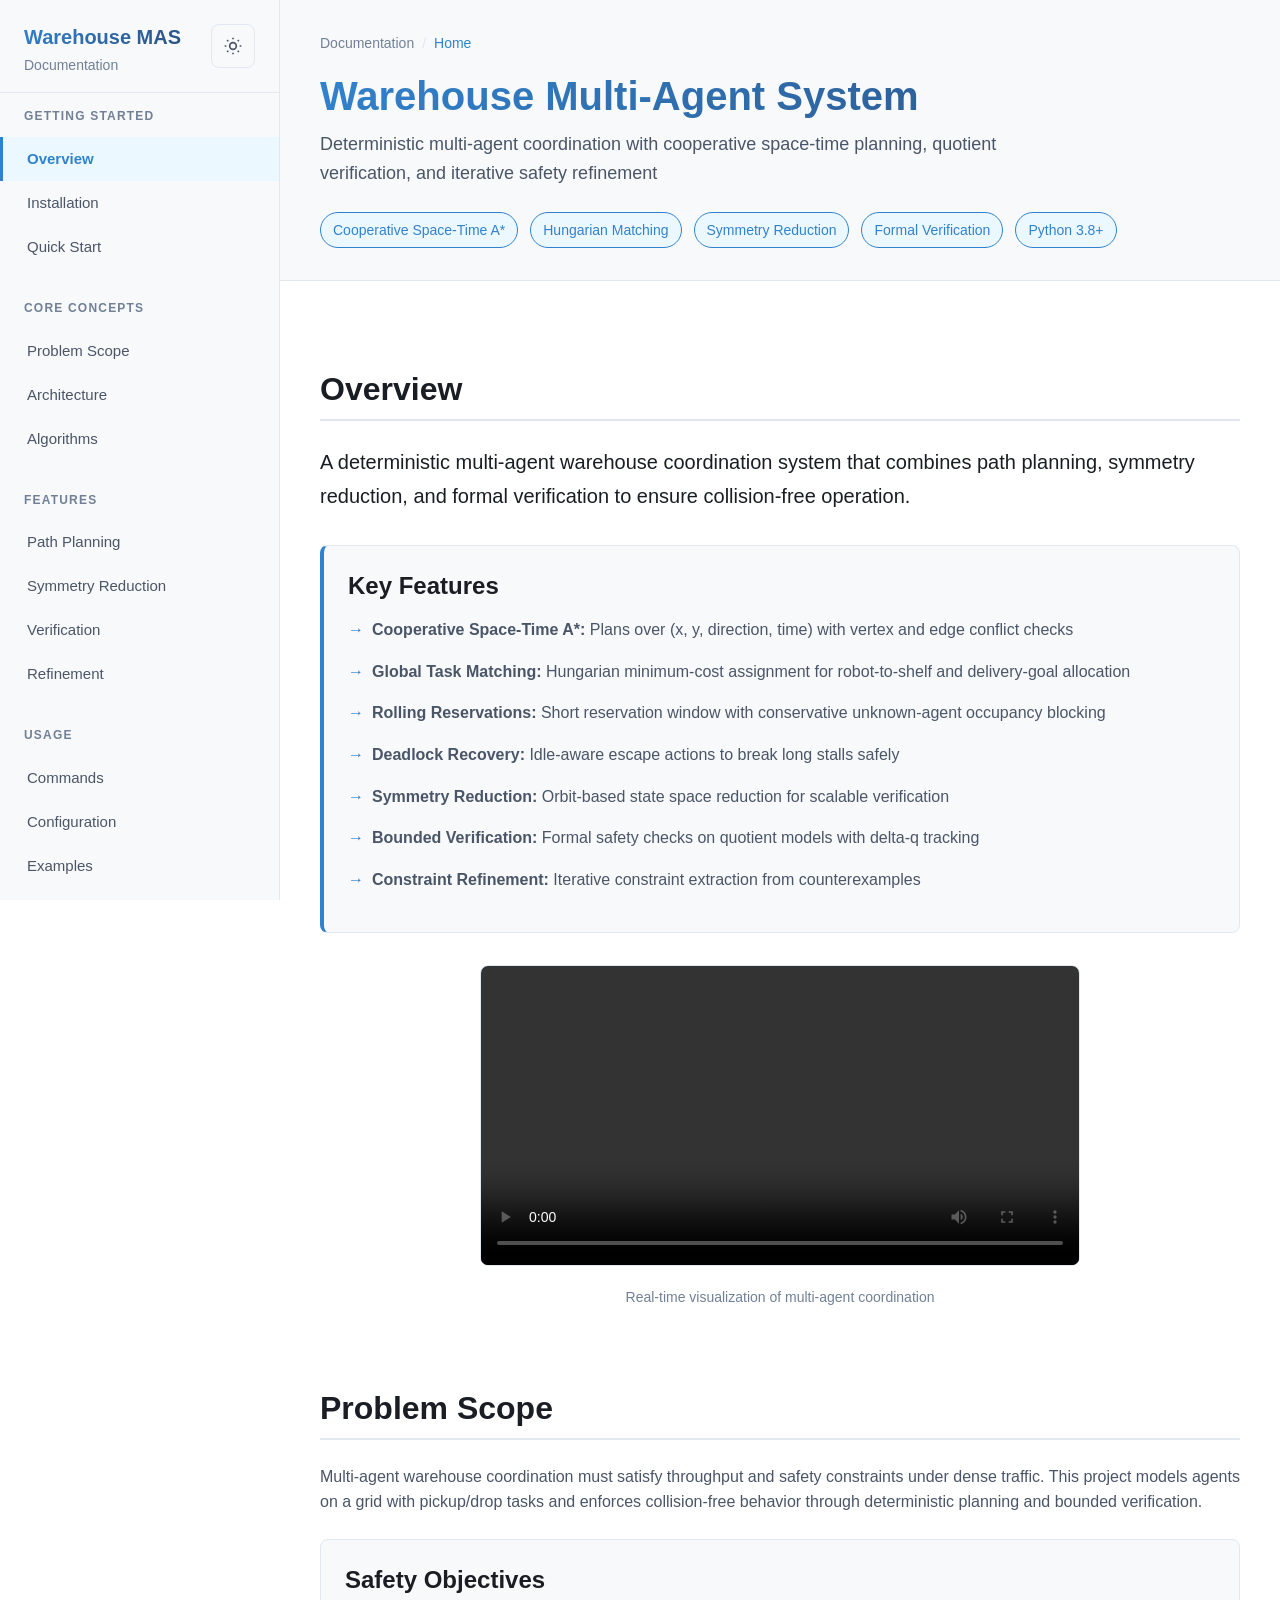
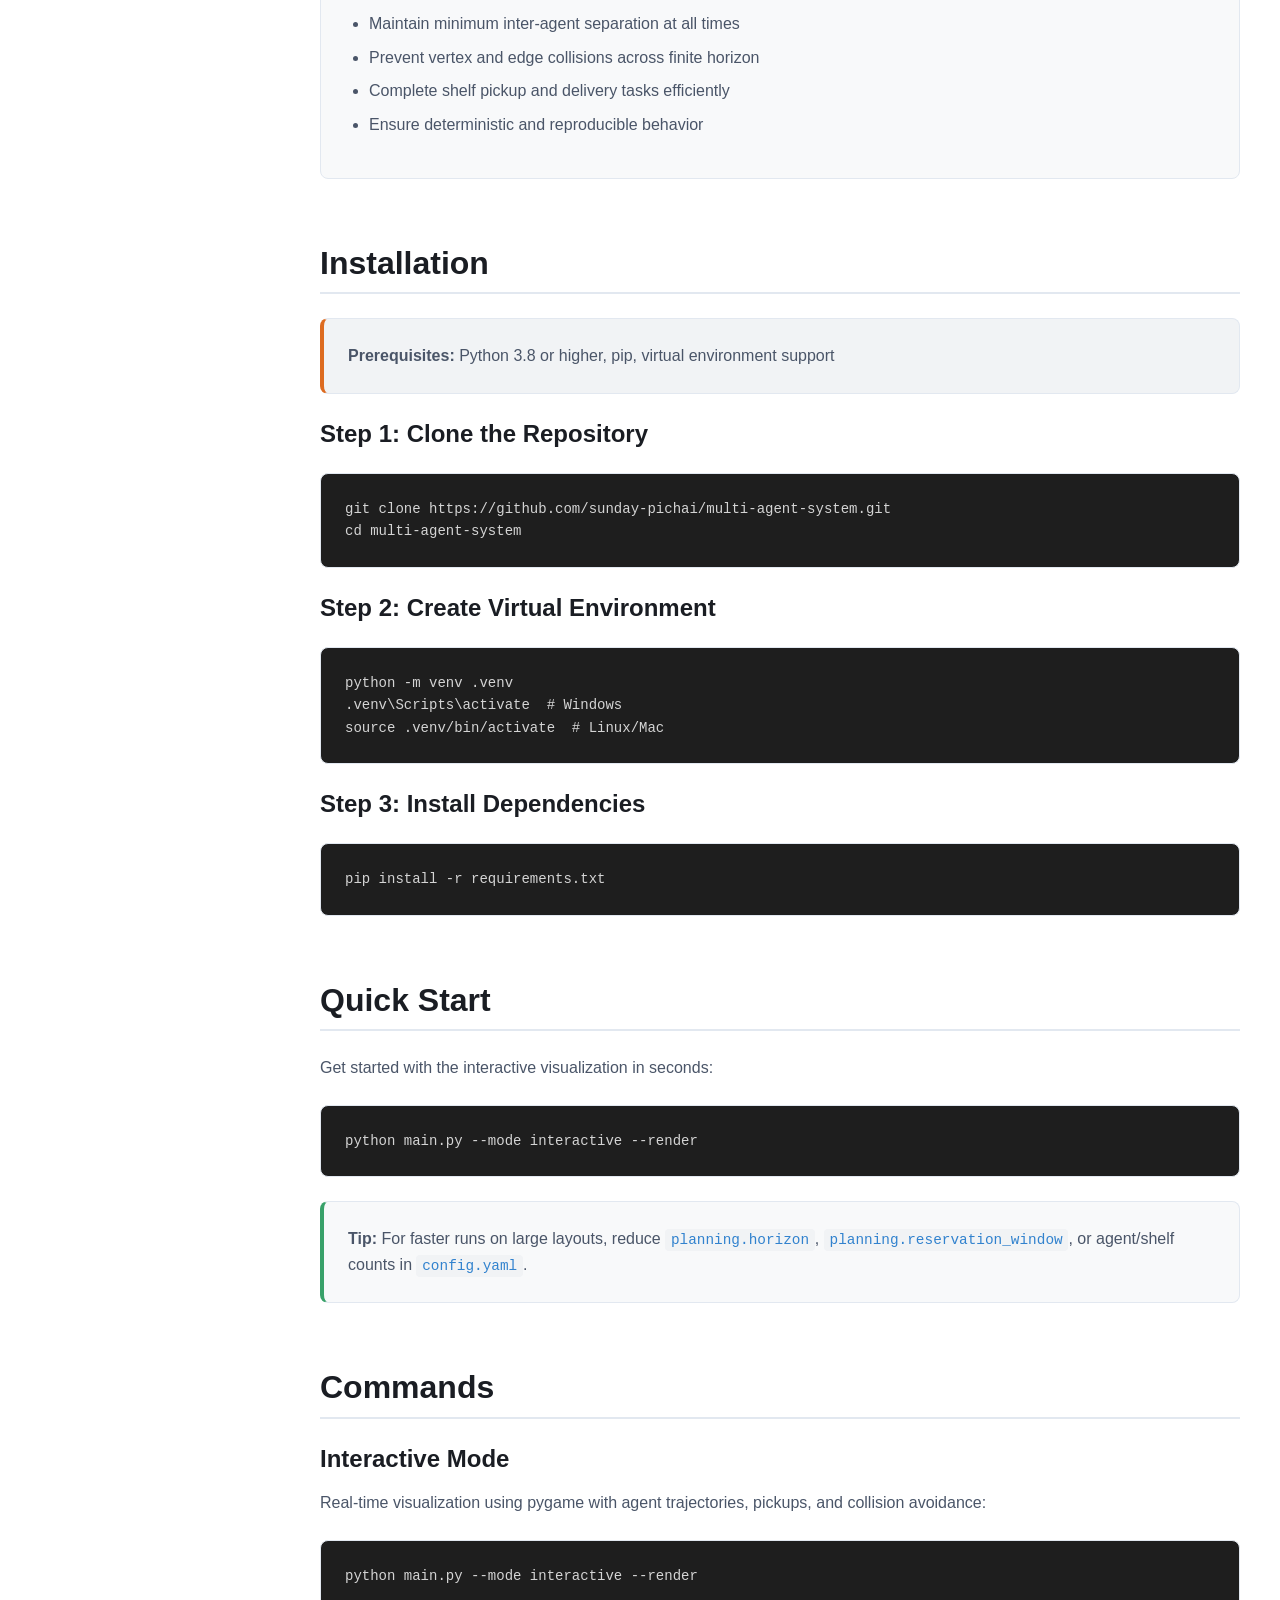
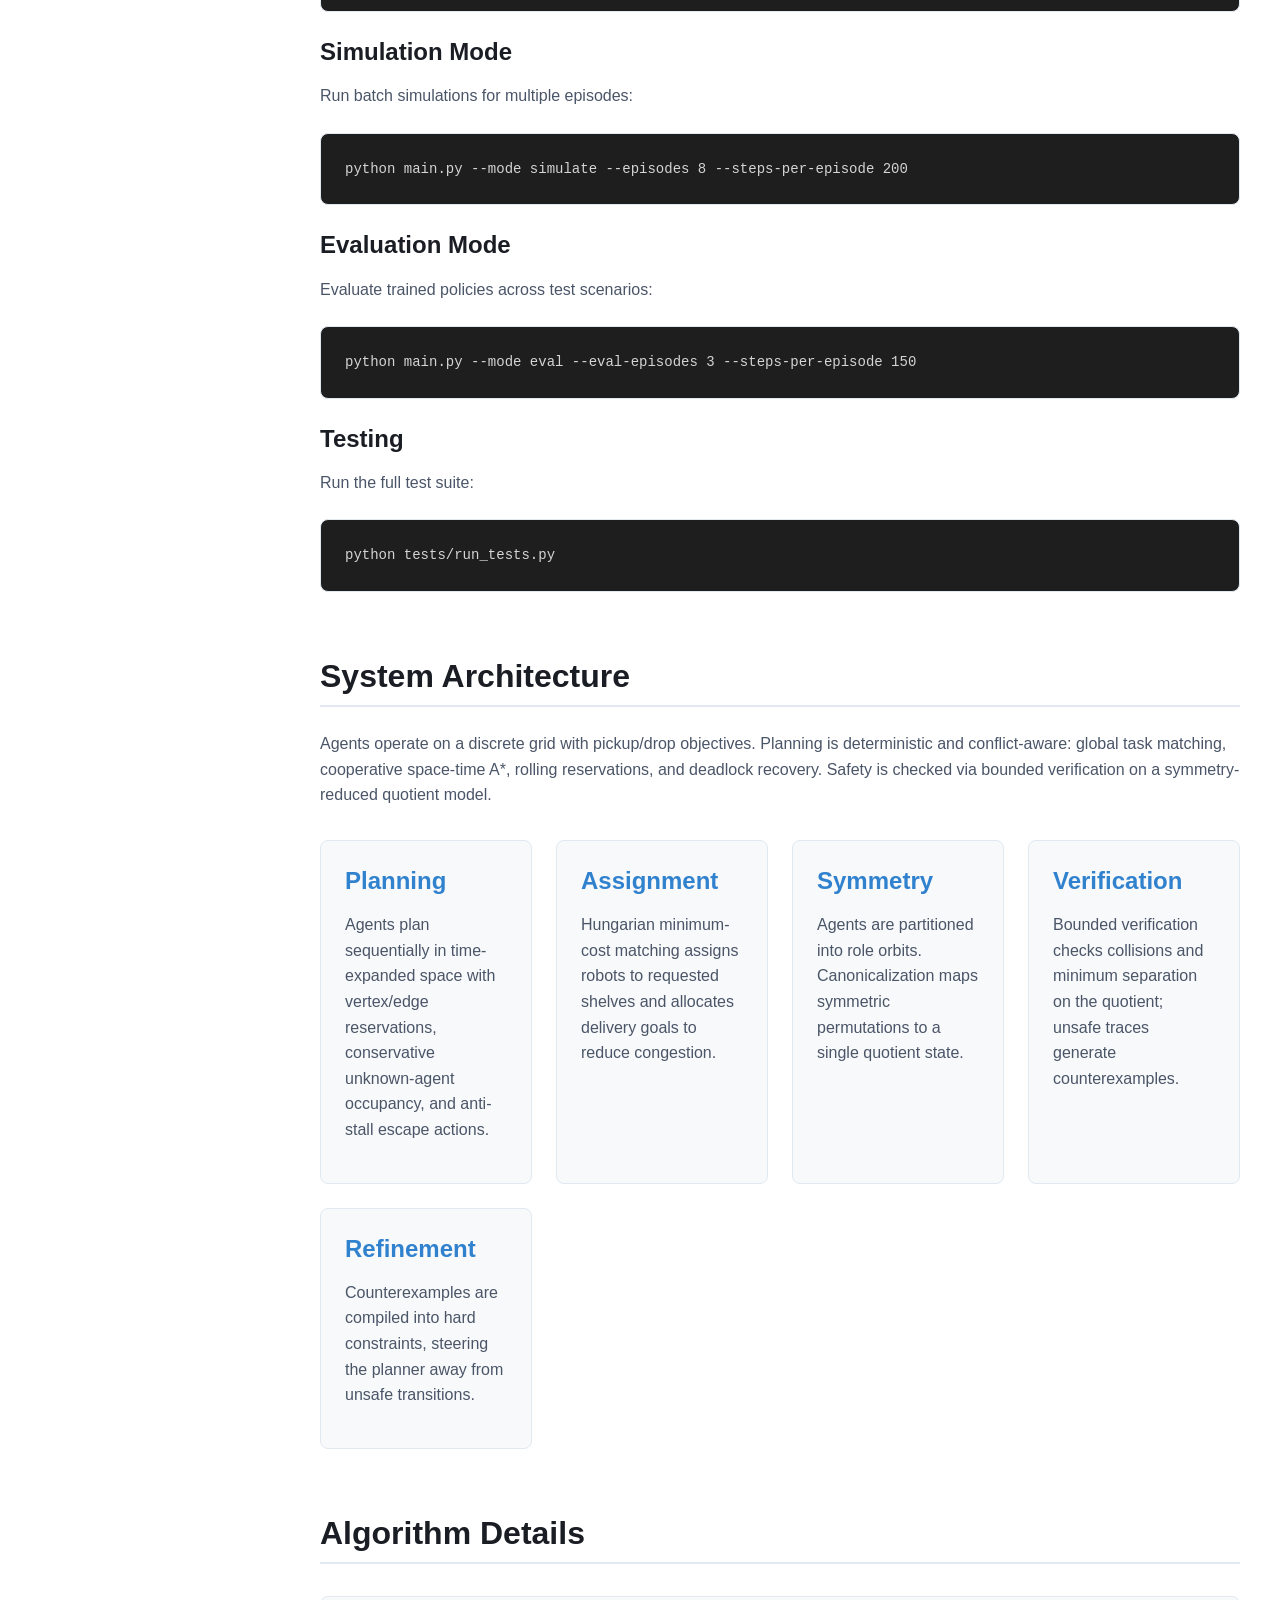
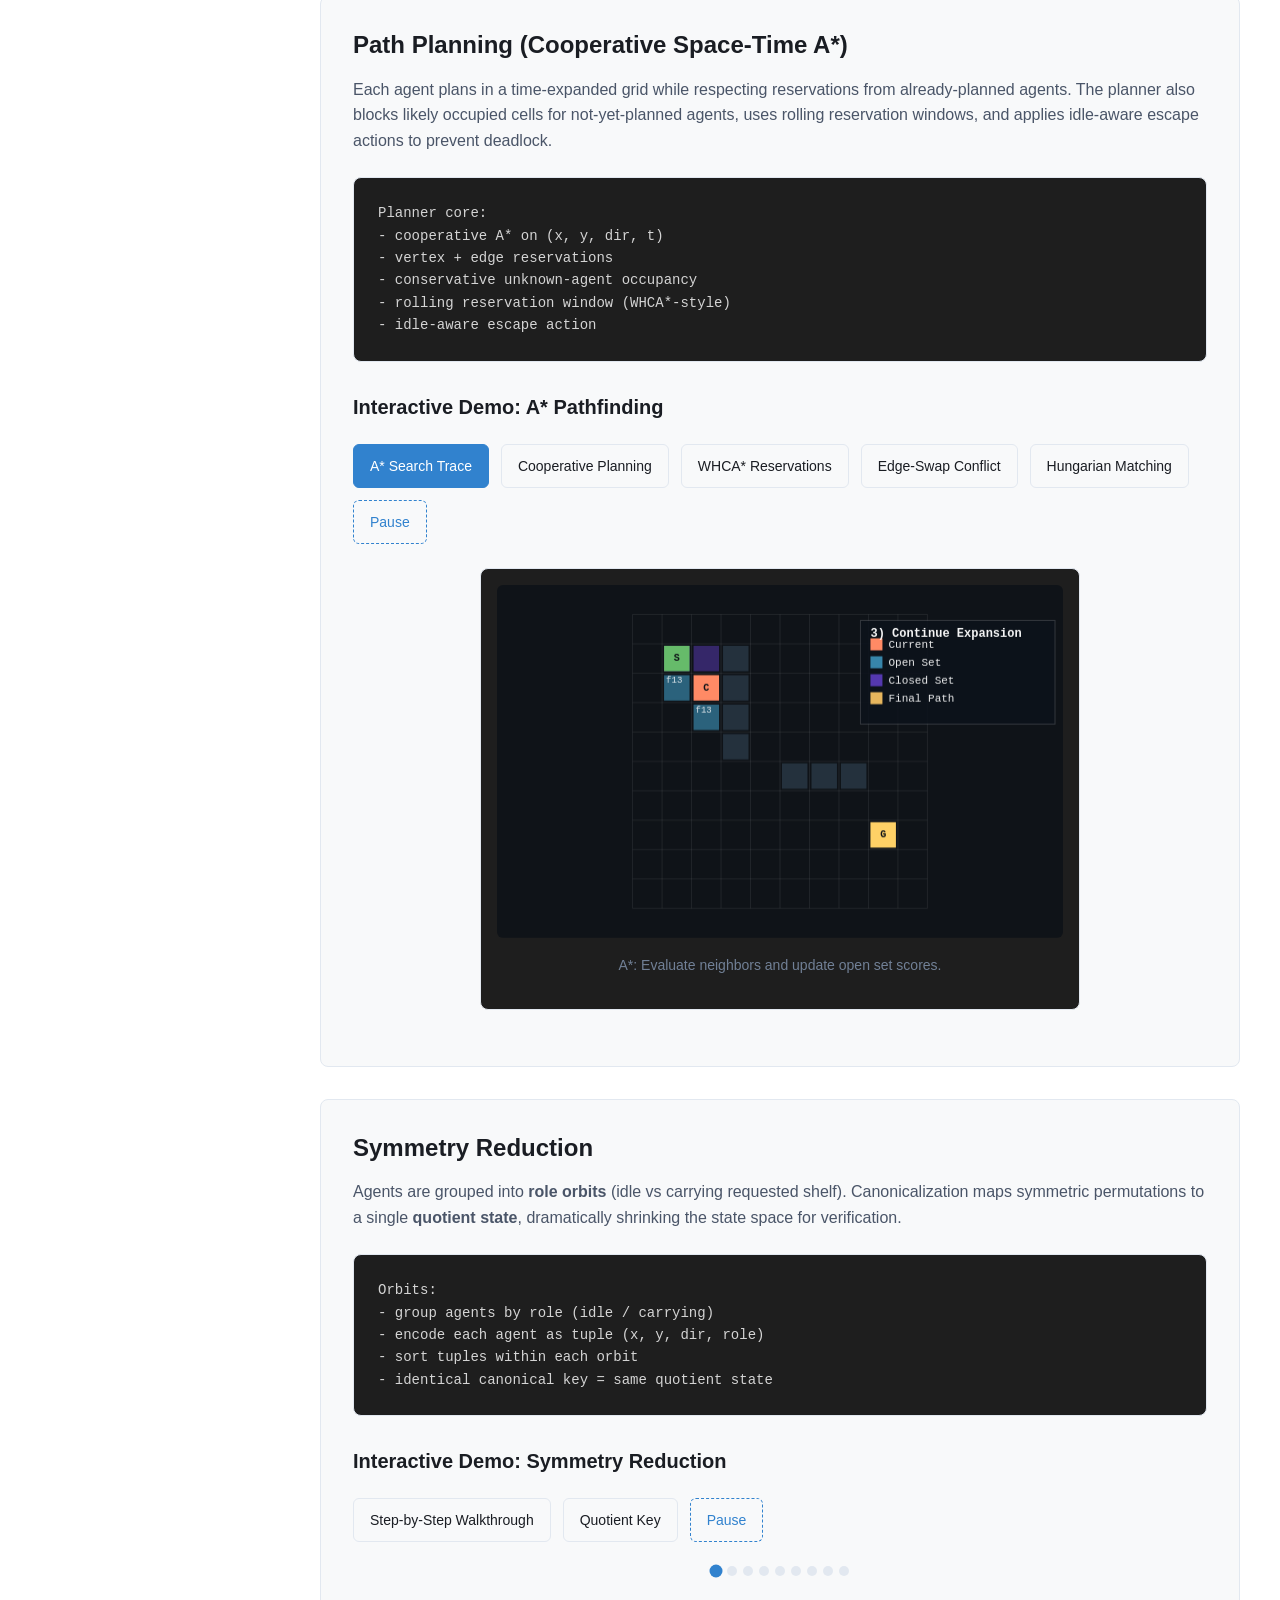
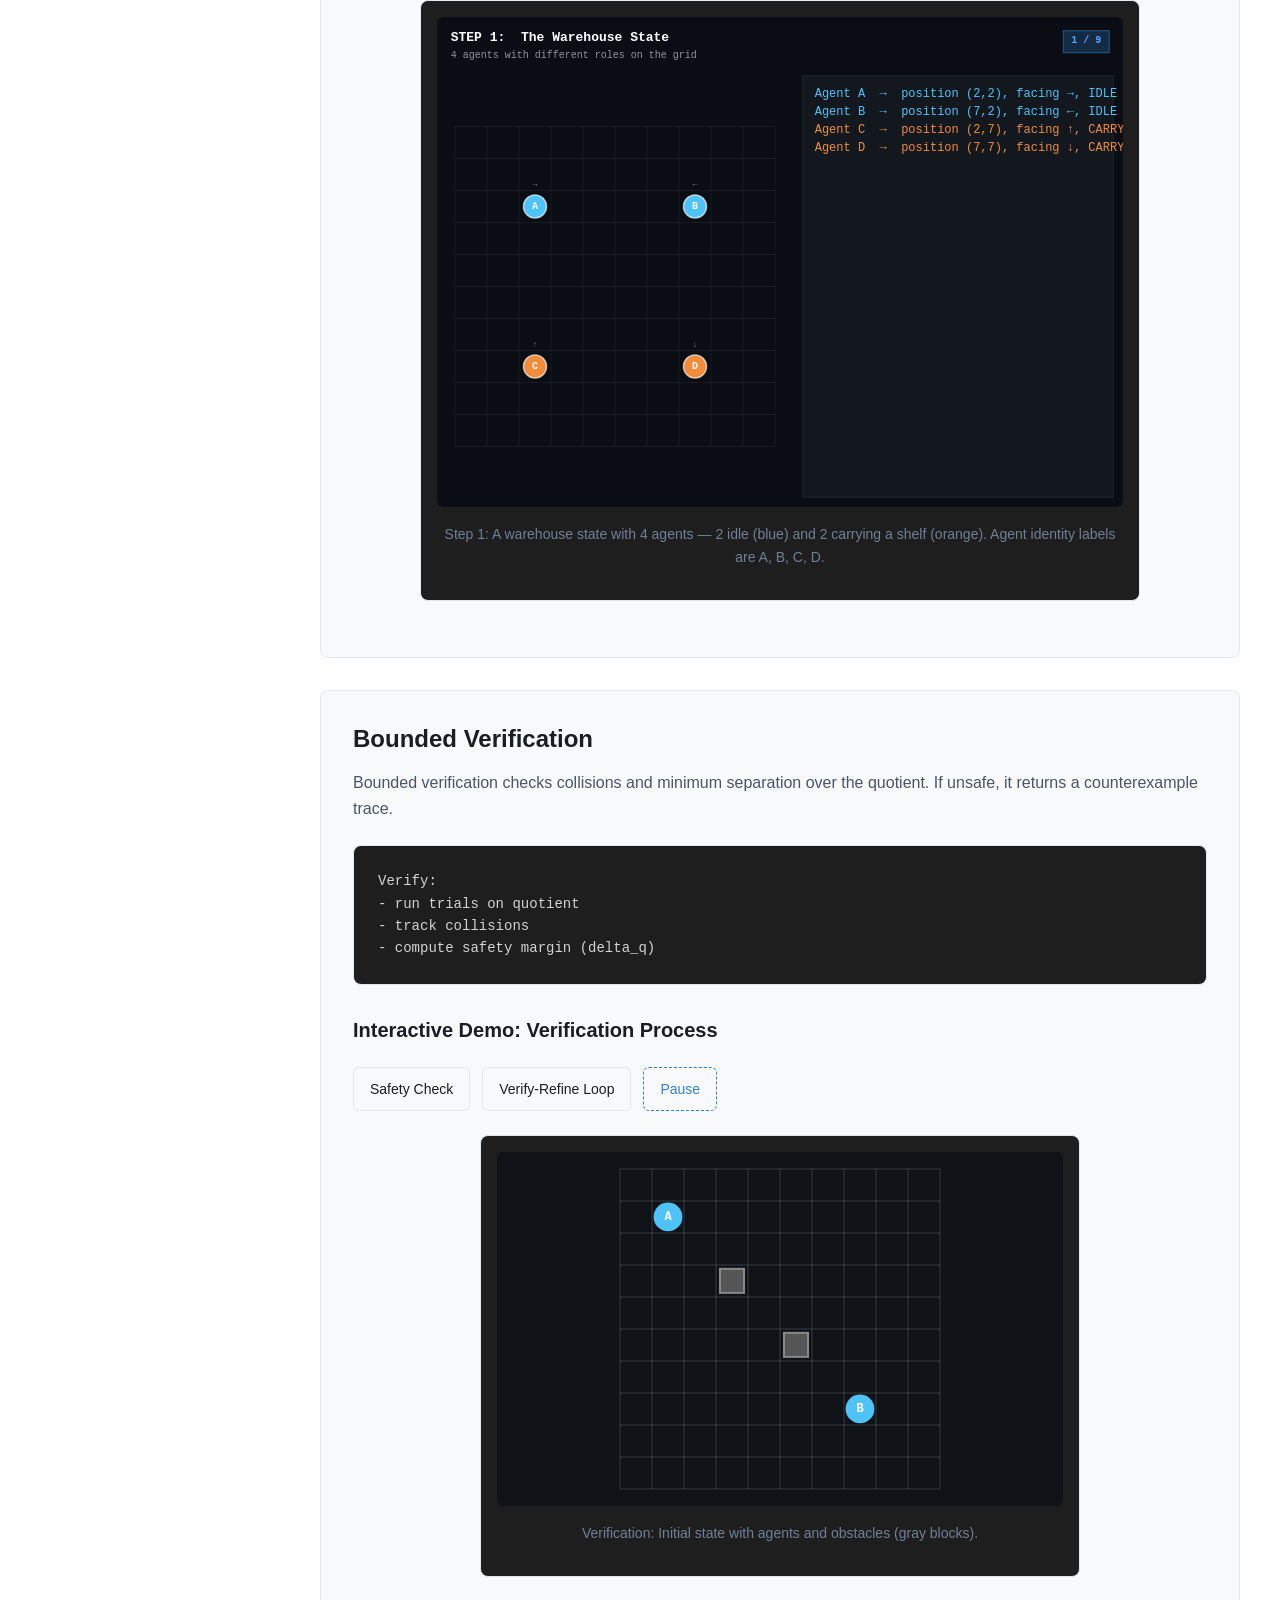
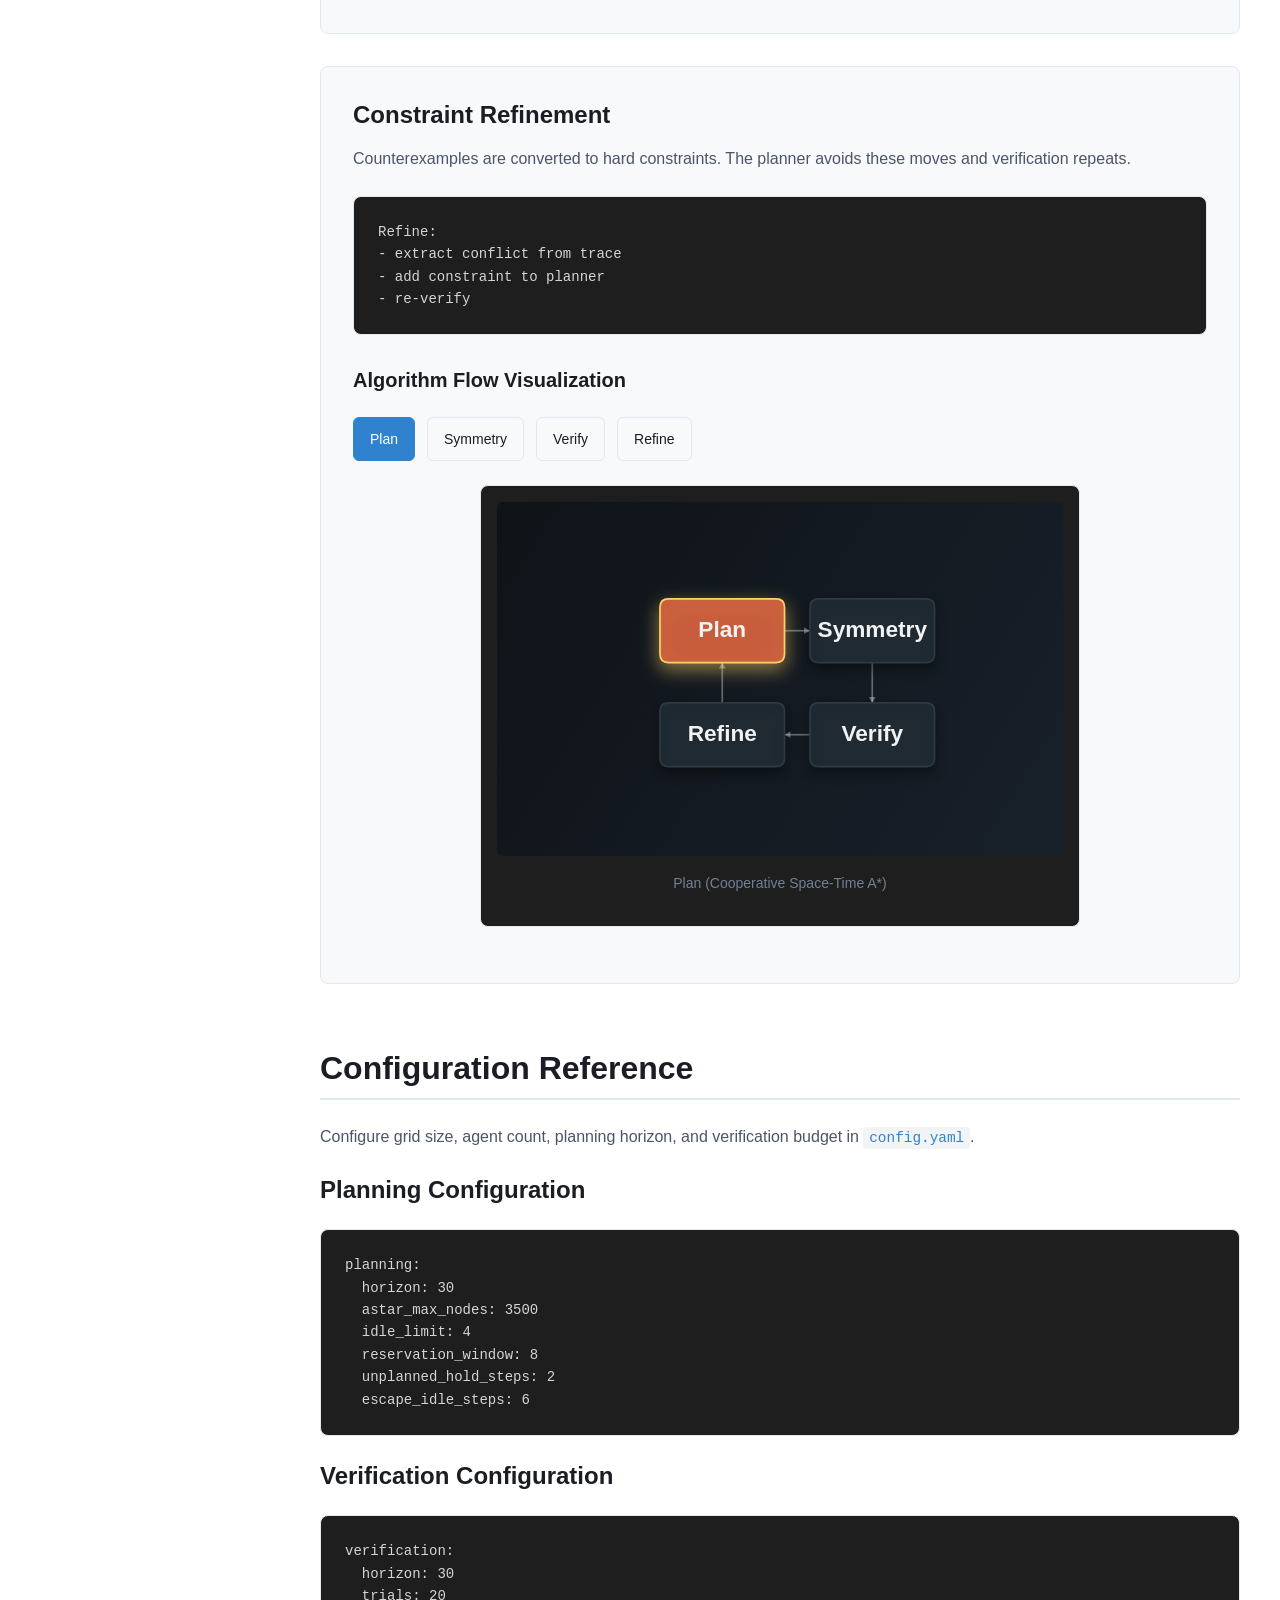
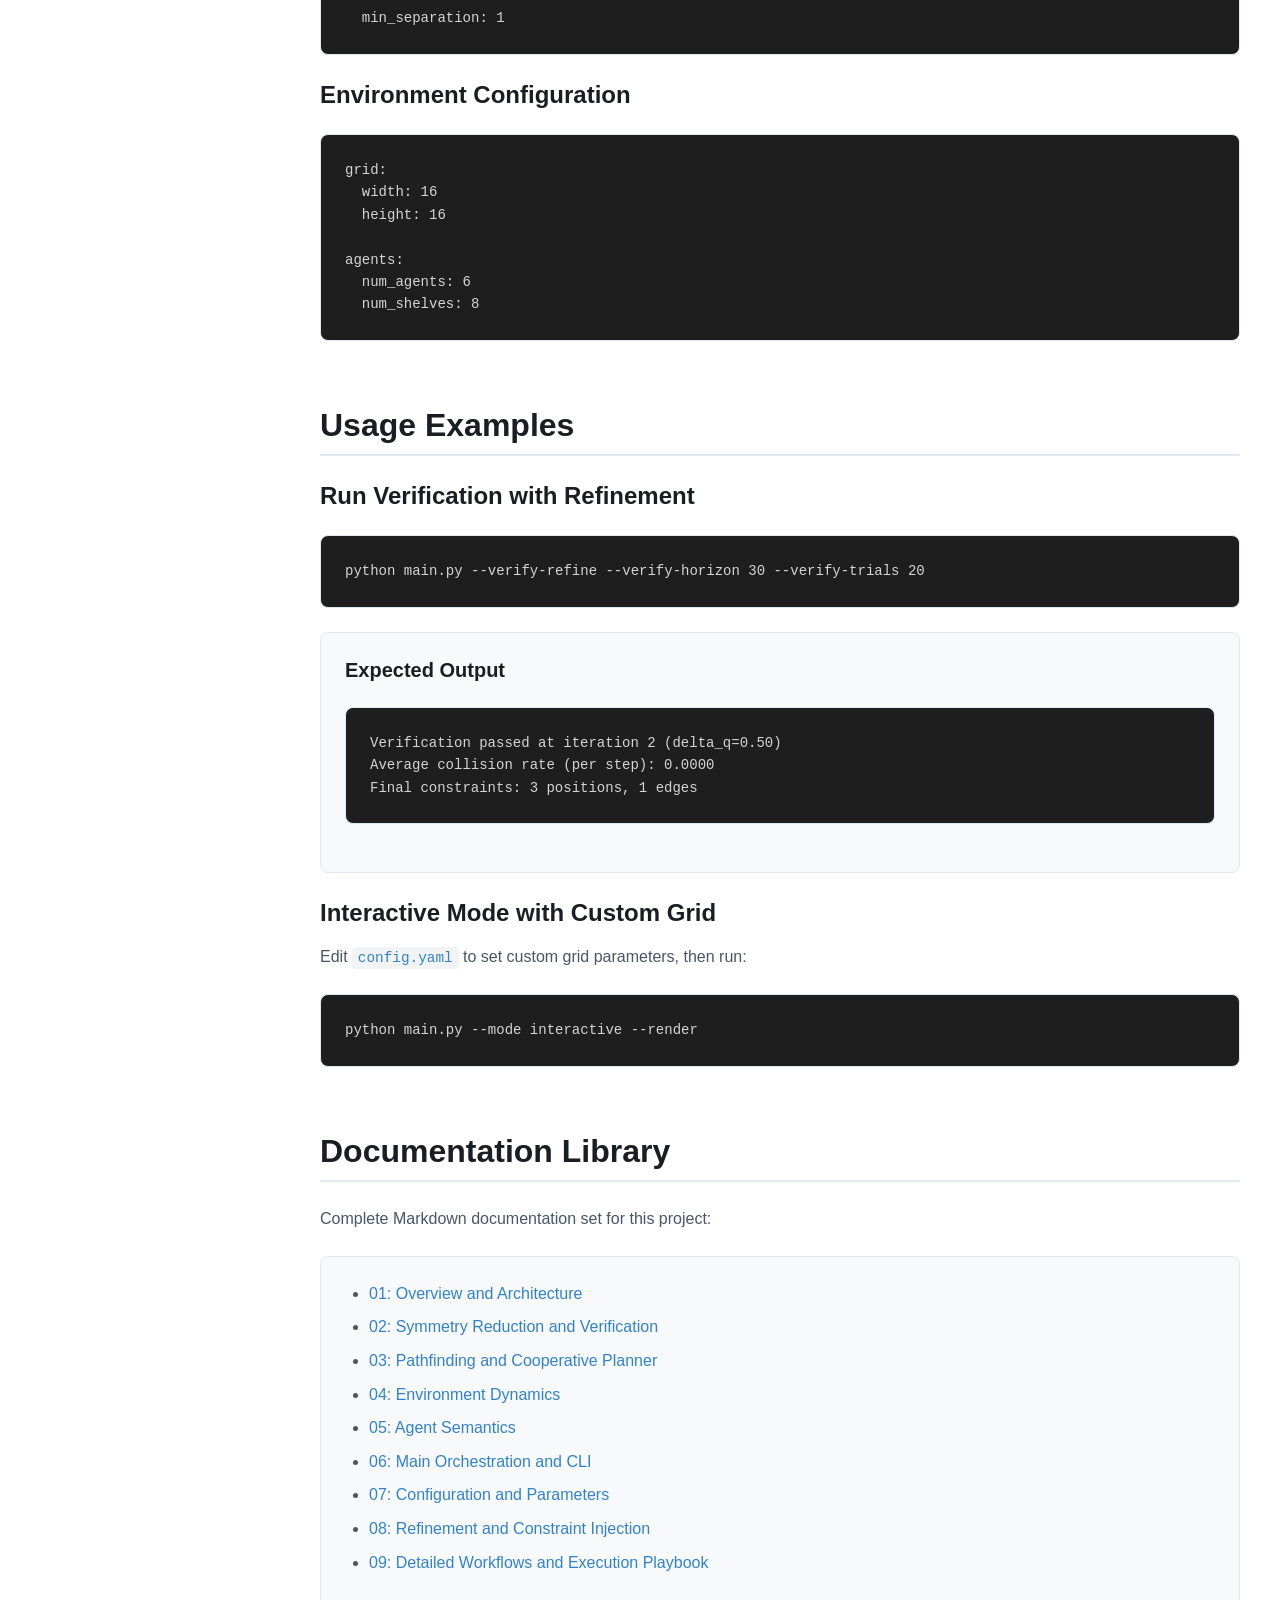
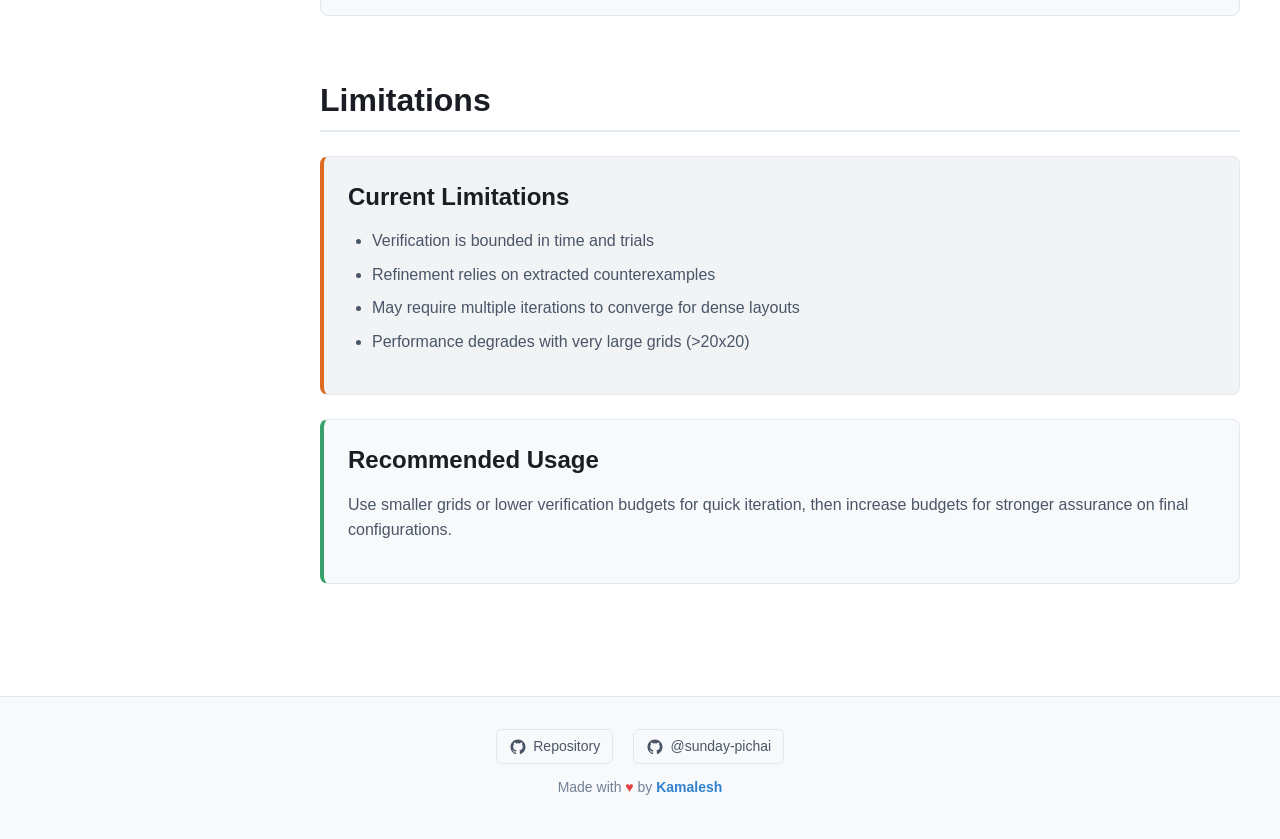
<file: docs/index.html>
<!doctype html>
<html lang="en">
  <head>
    <meta charset="utf-8" />
    <meta name="viewport" content="width=device-width, initial-scale=1, maximum-scale=5, user-scalable=yes, viewport-fit=cover" />
    <title>Warehouse MAS Documentation - Multi-Agent Planning and Verification</title>
    
    <!-- Meta tags -->
    <meta name="description" content="Documentation for a deterministic warehouse multi-agent system with cooperative space-time A*, Hungarian assignment, symmetry-reduced verification, and constraint refinement." />
    <meta name="og:title" content="Warehouse MAS Documentation" />
    <meta name="og:description" content="Cooperative space-time planning, Hungarian assignment, and formal safety verification for multi-agent warehouses." />
    <meta name="theme-color" content="#3182ce" />
    <meta name="apple-mobile-web-app-capable" content="yes" />
    <meta name="apple-mobile-web-app-status-bar-style" content="black-translucent" />
    
    <!-- Favicon -->
    <link rel="icon" type="image/svg+xml" href="favicon.svg" />
    
    <link rel="stylesheet" href="styles.css" />
  </head>
  <body>
    <!-- Mobile Header -->
    <header class="mobile-header">
      <div class="mobile-header__title">
        <span>Warehouse MAS</span>
      </div>
      <div class="mobile-header__actions">
        <button id="mobileHeaderThemeToggle" class="mobile-header-theme-toggle" aria-label="Toggle theme">
          <svg class="toggle-icon-light" width="20" height="20" viewBox="0 0 24 24" fill="none" stroke="currentColor" stroke-width="2">
            <circle cx="12" cy="12" r="4"/>
            <path d="M12 2v2m0 16v2M4.93 4.93l1.41 1.41m11.32 11.32l1.41 1.41M2 12h2m16 0h2M4.93 19.07l1.41-1.41m11.32-11.32l1.41-1.41"/>
          </svg>
          <svg class="toggle-icon-dark" width="20" height="20" viewBox="0 0 24 24" fill="none" stroke="currentColor" stroke-width="2">
            <path d="M21 12.79A9 9 0 1 1 11.21 3 7 7 0 0 0 21 12.79z"/>
          </svg>
        </button>
        <button id="mobileMenuToggle" class="mobile-menu-toggle" aria-label="Toggle menu" aria-expanded="false">
          <span></span>
          <span></span>
          <span></span>
        </button>
      </div>
    </header>

    <!-- Desktop Sidebar -->
    <aside class="desktop-sidebar" id="desktopSidebar">
      <div class="sidebar-header">
        <div class="sidebar-logo">
          <h2>Warehouse MAS</h2>
          <p>Documentation</p>
        </div>
        <button id="desktopThemeToggle" class="sidebar-theme-toggle" aria-label="Toggle theme">
          <svg class="toggle-icon-light" width="20" height="20" viewBox="0 0 24 24" fill="none" stroke="currentColor" stroke-width="2">
            <circle cx="12" cy="12" r="4"/>
            <path d="M12 2v2m0 16v2M4.93 4.93l1.41 1.41m11.32 11.32l1.41 1.41M2 12h2m16 0h2M4.93 19.07l1.41-1.41m11.32-11.32l1.41-1.41"/>
          </svg>
          <svg class="toggle-icon-dark" width="20" height="20" viewBox="0 0 24 24" fill="none" stroke="currentColor" stroke-width="2">
            <path d="M21 12.79A9 9 0 1 1 11.21 3 7 7 0 0 0 21 12.79z"/>
          </svg>
        </button>
      </div>
      
      <nav class="sidebar-nav">
        <div class="nav-section">
          <h3 class="nav-section-title">Getting Started</h3>
          <a href="#overview" class="nav-link">Overview</a>
          <a href="#installation" class="nav-link">Installation</a>
          <a href="#quick-start" class="nav-link">Quick Start</a>
        </div>
        
        <div class="nav-section">
          <h3 class="nav-section-title">Core Concepts</h3>
          <a href="#problem-scope" class="nav-link">Problem Scope</a>
          <a href="#architecture" class="nav-link">Architecture</a>
          <a href="#algorithms" class="nav-link">Algorithms</a>
        </div>
        
        <div class="nav-section">
          <h3 class="nav-section-title">Features</h3>
          <a href="#planning" class="nav-link">Path Planning</a>
          <a href="#symmetry" class="nav-link">Symmetry Reduction</a>
          <a href="#verification" class="nav-link">Verification</a>
          <a href="#refinement" class="nav-link">Refinement</a>
        </div>
        
        <div class="nav-section">
          <h3 class="nav-section-title">Usage</h3>
          <a href="#commands" class="nav-link">Commands</a>
          <a href="#configuration" class="nav-link">Configuration</a>
          <a href="#examples" class="nav-link">Examples</a>
        </div>
        
        <div class="nav-section">
          <h3 class="nav-section-title">Resources</h3>
          <a href="#documentation-library" class="nav-link">Documentation Library</a>
          <a href="#limitations" class="nav-link">Limitations</a>
        </div>
      </nav>
    </aside>

    <!-- Mobile Fullscreen Menu -->
    <div class="mobile-fullscreen-menu" id="mobileFullscreenMenu">
      <div class="mobile-nav-section">
        <h4 class="mobile-nav-section__title">Getting Started</h4>
        <a href="#overview" class="mobile-nav-link">Overview</a>
        <a href="#installation" class="mobile-nav-link">Installation</a>
        <a href="#quick-start" class="mobile-nav-link">Quick Start</a>
      </div>
      
      <div class="mobile-nav-section">
        <h4 class="mobile-nav-section__title">Core Concepts</h4>
        <a href="#problem-scope" class="mobile-nav-link">Problem Scope</a>
        <a href="#architecture" class="mobile-nav-link">Architecture</a>
        <a href="#algorithms" class="mobile-nav-link">Algorithms</a>
      </div>
      
      <div class="mobile-nav-section">
        <h4 class="mobile-nav-section__title">Features</h4>
        <a href="#planning" class="mobile-nav-link">Path Planning</a>
        <a href="#symmetry" class="mobile-nav-link">Symmetry Reduction</a>
        <a href="#verification" class="mobile-nav-link">Verification</a>
        <a href="#refinement" class="mobile-nav-link">Refinement</a>
      </div>
      
      <div class="mobile-nav-section">
        <h4 class="mobile-nav-section__title">Usage</h4>
        <a href="#commands" class="mobile-nav-link">Commands</a>
        <a href="#configuration" class="mobile-nav-link">Configuration</a>
        <a href="#examples" class="mobile-nav-link">Examples</a>
      </div>
      
      <div class="mobile-nav-section">
        <h4 class="mobile-nav-section__title">Resources</h4>
        <a href="#documentation-library" class="mobile-nav-link">Documentation Library</a>
        <a href="#limitations" class="mobile-nav-link">Limitations</a>
      </div>
    </div>
    
    <!-- Main Content -->
    <div class="docs-layout">
      <header class="docs-header">
        <div class="header-content">
          <div class="breadcrumb">
            <span class="breadcrumb__item">Documentation</span>
            <span class="breadcrumb__separator">/</span>
            <span class="breadcrumb__item breadcrumb__item--active">Home</span>
          </div>
          <h1 class="page-title">Warehouse Multi-Agent System</h1>
          <p class="page-subtitle">
            Deterministic multi-agent coordination with cooperative space-time planning, quotient verification, and iterative safety refinement
          </p>
          <div class="badge-row">
            <span class="badge">Cooperative Space-Time A*</span>
            <span class="badge">Hungarian Matching</span>
            <span class="badge">Symmetry Reduction</span>
            <span class="badge">Formal Verification</span>
            <span class="badge">Python 3.8+</span>
          </div>
        </div>
      </header>

      <main class="docs-main">
        <div class="docs-container">
          
          <!-- Overview Section -->
          <section class="doc-section" id="overview">
            <h2 class="section-title">Overview</h2>
            <div class="section-content">
              <p class="lead">
                A deterministic multi-agent warehouse coordination system that combines path planning,
                symmetry reduction, and formal verification to ensure collision-free operation.
              </p>
              
              <div class="info-card info-card--primary">
                <h3>Key Features</h3>
                <ul class="feature-list">
                  <li><strong>Cooperative Space-Time A*:</strong> Plans over (x, y, direction, time) with vertex and edge conflict checks</li>
                  <li><strong>Global Task Matching:</strong> Hungarian minimum-cost assignment for robot-to-shelf and delivery-goal allocation</li>
                  <li><strong>Rolling Reservations:</strong> Short reservation window with conservative unknown-agent occupancy blocking</li>
                  <li><strong>Deadlock Recovery:</strong> Idle-aware escape actions to break long stalls safely</li>
                  <li><strong>Symmetry Reduction:</strong> Orbit-based state space reduction for scalable verification</li>
                  <li><strong>Bounded Verification:</strong> Formal safety checks on quotient models with delta-q tracking</li>
                  <li><strong>Constraint Refinement:</strong> Iterative constraint extraction from counterexamples</li>
                </ul>
              </div>
              
              <div class="video-wrapper">
                <video class="demo-video" controls preload="metadata">
                  <source src="demo.mp4" type="video/mp4" />
                  Your browser does not support the video tag.
                </video>
                <p class="caption">Real-time visualization of multi-agent coordination</p>
              </div>
            </div>
          </section>
          
          <!-- Problem Scope Section -->
          <section class="doc-section" id="problem-scope">
            <h2 class="section-title">Problem Scope</h2>
            <div class="section-content">
              <p>
                Multi-agent warehouse coordination must satisfy throughput and safety
                constraints under dense traffic. This project models agents on a grid
                with pickup/drop tasks and enforces collision-free behavior through
                deterministic planning and bounded verification.
              </p>
              
              <div class="info-card">
                <h3>Safety Objectives</h3>
                <ul>
                  <li>Maintain minimum inter-agent separation at all times</li>
                  <li>Prevent vertex and edge collisions across finite horizon</li>
                  <li>Complete shelf pickup and delivery tasks efficiently</li>
                  <li>Ensure deterministic and reproducible behavior</li>
                </ul>
              </div>
            </div>
          </section>

          <!-- Installation Section -->
          <section class="doc-section" id="installation">
            <h2 class="section-title">Installation</h2>
            <div class="section-content">
              <div class="info-card info-card--warning">
                <strong>Prerequisites:</strong> Python 3.8 or higher, pip, virtual environment support
              </div>
              
              <h3>Step 1: Clone the Repository</h3>
              <div class="code-block">
                <pre><code>git clone https://github.com/sunday-pichai/multi-agent-system.git
cd multi-agent-system</code></pre>
              </div>
              
              <h3>Step 2: Create Virtual Environment</h3>
              <div class="code-block">
                <pre><code>python -m venv .venv
.venv\Scripts\activate  # Windows
source .venv/bin/activate  # Linux/Mac</code></pre>
              </div>
              
              <h3>Step 3: Install Dependencies</h3>
              <div class="code-block">
                <pre><code>pip install -r requirements.txt</code></pre>
              </div>
            </div>
          </section>
          
          <!-- Quick Start Section -->
          <section class="doc-section" id="quick-start">
            <h2 class="section-title">Quick Start</h2>
            <div class="section-content">
              <p>Get started with the interactive visualization in seconds:</p>
              
              <div class="code-block">
                <pre><code>python main.py --mode interactive --render</code></pre>
              </div>
              
              <div class="info-card info-card--tip">
                <strong>Tip:</strong> For faster runs on large layouts, reduce <code>planning.horizon</code>, <code>planning.reservation_window</code>, or agent/shelf counts in <code>config.yaml</code>.
              </div>
            </div>
          </section>
          
          <!-- Commands Section -->
          <section class="doc-section" id="commands">
            <h2 class="section-title">Commands</h2>
            <div class="section-content">
              <h3>Interactive Mode</h3>
              <p>Real-time visualization using pygame with agent trajectories, pickups, and collision avoidance:</p>
              <div class="code-block">
                <pre><code>python main.py --mode interactive --render</code></pre>
              </div>
              
              <h3>Simulation Mode</h3>
              <p>Run batch simulations for multiple episodes:</p>
              <div class="code-block">
                <pre><code>python main.py --mode simulate --episodes 8 --steps-per-episode 200</code></pre>
              </div>
              
              <h3>Evaluation Mode</h3>
              <p>Evaluate trained policies across test scenarios:</p>
              <div class="code-block">
                <pre><code>python main.py --mode eval --eval-episodes 3 --steps-per-episode 150</code></pre>
              </div>
              
              <h3>Testing</h3>
              <p>Run the full test suite:</p>
              <div class="code-block">
                <pre><code>python tests/run_tests.py</code></pre>
              </div>
            </div>
          </section>

          <!-- Architecture Section -->
          <section class="doc-section" id="architecture">
            <h2 class="section-title">System Architecture</h2>
            <div class="section-content">
              <p>
                Agents operate on a discrete grid with pickup/drop objectives. Planning is
                deterministic and conflict-aware: global task matching, cooperative space-time A*,
                rolling reservations, and deadlock recovery. Safety is checked via bounded
                verification on a symmetry-reduced quotient model.
              </p>
              
              <div class="grid-4">
                <div class="feature-card">
                  <h3>Planning</h3>
                  <p>Agents plan sequentially in time-expanded space with vertex/edge reservations, conservative unknown-agent occupancy, and anti-stall escape actions.</p>
                </div>
                <div class="feature-card">
                  <h3>Assignment</h3>
                  <p>Hungarian minimum-cost matching assigns robots to requested shelves and allocates delivery goals to reduce congestion.</p>
                </div>
                <div class="feature-card">
                  <h3>Symmetry</h3>
                  <p>Agents are partitioned into role orbits. Canonicalization maps symmetric permutations to a single quotient state.</p>
                </div>
                <div class="feature-card">
                  <h3>Verification</h3>
                  <p>Bounded verification checks collisions and minimum separation on the quotient; unsafe traces generate counterexamples.</p>
                </div>
                <div class="feature-card">
                  <h3>Refinement</h3>
                  <p>Counterexamples are compiled into hard constraints, steering the planner away from unsafe transitions.</p>
                </div>
              </div>
            </div>
          </section>

          <!-- Algorithms Section -->
          <section class="doc-section" id="algorithms">
            <h2 class="section-title">Algorithm Details</h2>
            <div class="section-content">
              
              <div class="algo-card" id="planning">
                <h3>Path Planning (Cooperative Space-Time A*)</h3>
                <p>
                  Each agent plans in a time-expanded grid while respecting reservations from already-planned agents.
                  The planner also blocks likely occupied cells for not-yet-planned agents, uses rolling reservation windows,
                  and applies idle-aware escape actions to prevent deadlock.
                </p>
                <div class="code-block">
                  <pre><code>Planner core:
- cooperative A* on (x, y, dir, t)
- vertex + edge reservations
- conservative unknown-agent occupancy
- rolling reservation window (WHCA*-style)
- idle-aware escape action</code></pre>
                </div>
                
                <h4 style="margin-top: 2rem;">Interactive Demo: A* Pathfinding</h4>
                <div class="demo-controls">
                  <button class="demo-btn is-active" data-algo="astar">A* Search Trace</button>
                  <button class="demo-btn" data-algo="prioritized">Cooperative Planning</button>
                  <button class="demo-btn" data-algo="reservation">WHCA* Reservations</button>
                  <button class="demo-btn" data-algo="edge-swap">Edge-Swap Conflict</button>
                  <button class="demo-btn" data-algo="assignment">Hungarian Matching</button>
                  <button class="demo-btn demo-btn--control" data-control="algo-pause" aria-pressed="false">Pause</button>
                </div>
                <div class="demo-canvas-wrapper">
                  <canvas id="algoCanvas" width="560" height="336"></canvas>
                  <p class="canvas-caption" id="algoCaption">A*: frontier expansion toward the goal with space-time constraints</p>
                </div>
              </div>

              <div class="algo-card" id="symmetry">
                <h3>Symmetry Reduction</h3>
                <p>
                  Agents are grouped into <strong>role orbits</strong> (idle vs carrying requested shelf). 
                  Canonicalization maps symmetric permutations to a single <strong>quotient state</strong>, 
                  dramatically shrinking the state space for verification.
                </p>
                <div class="code-block">
                  <pre><code>Orbits:
- group agents by role (idle / carrying)
- encode each agent as tuple (x, y, dir, role)
- sort tuples within each orbit
- identical canonical key = same quotient state</code></pre>
                </div>

                <h4 style="margin-top: 2rem;">Interactive Demo: Symmetry Reduction</h4>
                <div class="demo-controls">
                  <button class="demo-btn" data-algo="symmetry">Step-by-Step Walkthrough</button>
                  <button class="demo-btn" data-algo="quotient-key">Quotient Key</button>
                  <button class="demo-btn demo-btn--control" data-control="symmetry-pause" aria-pressed="false">Pause</button>
                </div>
                <div class="symmetry-step-indicator" id="symmetryStepIndicator"></div>
                <div class="demo-canvas-wrapper demo-canvas-wrapper--tall">
                  <canvas id="symmetryCanvas" width="700" height="480"></canvas>
                  <p class="canvas-caption" id="symmetryCaption">Symmetry Reduction: step-by-step orbit detection and canonicalization</p>
                </div>
              </div>

              <div class="algo-card" id="verification">
                <h3>Bounded Verification</h3>
                <p>
                  Bounded verification checks collisions and minimum separation over the quotient. 
                  If unsafe, it returns a counterexample trace.
                </p>
                <div class="code-block">
                  <pre><code>Verify:
- run trials on quotient
- track collisions
- compute safety margin (delta_q)</code></pre>
                </div>
                
                <h4 style="margin-top: 2rem;">Interactive Demo: Verification Process</h4>
                <div class="demo-controls">
                  <button class="demo-btn" data-algo="verification">Safety Check</button>
                  <button class="demo-btn" data-algo="verify-refine-loop">Verify-Refine Loop</button>
                  <button class="demo-btn demo-btn--control" data-control="verify-pause" aria-pressed="false">Pause</button>
                </div>
                <div class="demo-canvas-wrapper">
                  <canvas id="verifyCanvas" width="560" height="336"></canvas>
                  <p class="canvas-caption" id="verifyCaption">Verification: checking safety constraints</p>
                </div>
              </div>

              <div class="algo-card" id="refinement">
                <h3>Constraint Refinement</h3>
                <p>
                  Counterexamples are converted to hard constraints. The planner avoids 
                  these moves and verification repeats.
                </p>
                <div class="code-block">
                  <pre><code>Refine:
- extract conflict from trace
- add constraint to planner
- re-verify</code></pre>
                </div>
                
                <h4 style="margin-top: 2rem;">Algorithm Flow Visualization</h4>
                <div class="demo-controls">
                  <button class="demo-btn is-active" data-flow="plan">Plan</button>
                  <button class="demo-btn" data-flow="symmetry">Symmetry</button>
                  <button class="demo-btn" data-flow="verify">Verify</button>
                  <button class="demo-btn" data-flow="refine">Refine</button>
                </div>
                <div class="demo-canvas-wrapper">
                  <canvas id="flowChart" width="600" height="320"></canvas>
                  <p class="canvas-caption" id="flowChartCaption">Plan -> Symmetry -> Verify -> Refine</p>
                </div>
              </div>
            </div>
          </section>

          <!-- Configuration Section -->
          <section class="doc-section" id="configuration">
            <h2 class="section-title">Configuration Reference</h2>
            <div class="section-content">
              <p>
                Configure grid size, agent count, planning horizon, and verification
                budget in <code>config.yaml</code>.
              </p>
              
              <h3>Planning Configuration</h3>
              <div class="code-block">
                <pre><code>planning:
  horizon: 30
  astar_max_nodes: 3500
  idle_limit: 4
  reservation_window: 8
  unplanned_hold_steps: 2
  escape_idle_steps: 6</code></pre>
              </div>

              <h3>Verification Configuration</h3>
              <div class="code-block">
                <pre><code>verification:
  horizon: 30
  trials: 20
  min_separation: 1</code></pre>
              </div>

              <h3>Environment Configuration</h3>
              <div class="code-block">
                <pre><code>grid:
  width: 16
  height: 16

agents:
  num_agents: 6
  num_shelves: 8</code></pre>
              </div>
            </div>
          </section>

          <!-- Examples Section -->
          <section class="doc-section" id="examples">
            <h2 class="section-title">Usage Examples</h2>
            <div class="section-content">
              
              <h3>Run Verification with Refinement</h3>
              <div class="code-block">
                <pre><code>python main.py --verify-refine --verify-horizon 30 --verify-trials 20</code></pre>
              </div>
              
              <div class="info-card">
                <h4>Expected Output</h4>
                <div class="code-block">
                  <pre><code>Verification passed at iteration 2 (delta_q=0.50)
Average collision rate (per step): 0.0000
Final constraints: 3 positions, 1 edges</code></pre>
                </div>
              </div>

              <h3>Interactive Mode with Custom Grid</h3>
              <p>Edit <code>config.yaml</code> to set custom grid parameters, then run:</p>
              <div class="code-block">
                <pre><code>python main.py --mode interactive --render</code></pre>
              </div>
            </div>
          </section>

          <!-- Documentation Library Section -->
          <section class="doc-section" id="documentation-library">
            <h2 class="section-title">Documentation Library</h2>
            <div class="section-content">
              <p>
                Complete Markdown documentation set for this project:
              </p>
              <div class="info-card">
                <ul>
                  <li><a href="reader.html?doc=pdf/01_overview_architecture.md" target="_blank" rel="noopener noreferrer">01: Overview and Architecture</a></li>
                  <li><a href="reader.html?doc=pdf/02_symmetry_reduction_verification.md" target="_blank" rel="noopener noreferrer">02: Symmetry Reduction and Verification</a></li>
                  <li><a href="reader.html?doc=pdf/03_pathfinding_planner.md" target="_blank" rel="noopener noreferrer">03: Pathfinding and Cooperative Planner</a></li>
                  <li><a href="reader.html?doc=pdf/04_env_dynamics.md" target="_blank" rel="noopener noreferrer">04: Environment Dynamics</a></li>
                  <li><a href="reader.html?doc=pdf/05_agent_semantics.md" target="_blank" rel="noopener noreferrer">05: Agent Semantics</a></li>
                  <li><a href="reader.html?doc=pdf/06_main_orchestration_cli.md" target="_blank" rel="noopener noreferrer">06: Main Orchestration and CLI</a></li>
                  <li><a href="reader.html?doc=pdf/07_config_and_parameters.md" target="_blank" rel="noopener noreferrer">07: Configuration and Parameters</a></li>
                  <li><a href="reader.html?doc=pdf/08_refinement_and_constraint_injection.md" target="_blank" rel="noopener noreferrer">08: Refinement and Constraint Injection</a></li>
                  <li><a href="reader.html?doc=pdf/09_detailed_workflows_and_execution_playbook.md" target="_blank" rel="noopener noreferrer">09: Detailed Workflows and Execution Playbook</a></li>
                </ul>
              </div>
            </div>
          </section>

          <!-- Limitations Section -->
          <section class="doc-section" id="limitations">
            <h2 class="section-title">Limitations</h2>
            <div class="section-content">
              <div class="info-card info-card--warning">
                <h3>Current Limitations</h3>
                <ul>
                  <li>Verification is bounded in time and trials</li>
                  <li>Refinement relies on extracted counterexamples</li>
                  <li>May require multiple iterations to converge for dense layouts</li>
                  <li>Performance degrades with very large grids (>20x20)</li>
                </ul>
              </div>
              
              <div class="info-card info-card--tip">
                <h3>Recommended Usage</h3>
                <p>
                  Use smaller grids or lower verification budgets for quick iteration,
                  then increase budgets for stronger assurance on final configurations.
                </p>
              </div>
            </div>
          </section>

        </div>
        
        <!-- Table of Contents -->
        <aside class="toc" id="toc">
          <div class="toc__header">
            <h4>On This Page</h4>
          </div>
          <nav class="toc__nav">
            <a href="#overview" class="toc__link">Overview</a>
            <a href="#problem-scope" class="toc__link">Problem Scope</a>
            <a href="#installation" class="toc__link">Installation</a>
            <a href="#quick-start" class="toc__link">Quick Start</a>
            <a href="#commands" class="toc__link">Commands</a>
            <a href="#architecture" class="toc__link">Architecture</a>
            <a href="#algorithms" class="toc__link">Algorithms</a>
            <a href="#configuration" class="toc__link">Configuration</a>
            <a href="#examples" class="toc__link">Examples</a>
            <a href="#documentation-library" class="toc__link">Documentation Library</a>
            <a href="#limitations" class="toc__link">Limitations</a>
          </nav>
        </aside>
      </main>
    </div>

    <footer class="docs-footer">
      <div class="footer-content">
        <div class="footer-links">
          <a class="footer-gh-link" href="https://github.com/sunday-pichai/multi-agent-system" target="_blank" rel="noopener noreferrer" aria-label="View repository on GitHub">
            <svg width="18" height="18" viewBox="0 0 24 24" fill="currentColor" aria-hidden="true"><path d="M12 2C6.477 2 2 6.477 2 12c0 4.418 2.865 8.166 6.839 9.489.5.092.682-.217.682-.482 0-.237-.009-.868-.013-1.703-2.782.604-3.369-1.342-3.369-1.342-.454-1.154-1.11-1.462-1.11-1.462-.908-.62.069-.608.069-.608 1.003.07 1.531 1.03 1.531 1.03.892 1.529 2.341 1.088 2.91.832.092-.647.35-1.088.636-1.338-2.22-.253-4.555-1.11-4.555-4.943 0-1.091.39-1.984 1.029-2.683-.103-.253-.446-1.27.098-2.647 0 0 .84-.269 2.75 1.025A9.564 9.564 0 0 1 12 6.844a9.59 9.59 0 0 1 2.504.337c1.909-1.294 2.747-1.025 2.747-1.025.546 1.377.202 2.394.1 2.647.64.699 1.028 1.592 1.028 2.683 0 3.842-2.339 4.687-4.566 4.935.359.309.678.919.678 1.852 0 1.336-.012 2.415-.012 2.743 0 .267.18.578.688.48C19.138 20.163 22 16.418 22 12c0-5.523-4.477-10-10-10z"/></svg>
            Repository
          </a>
          <a class="footer-gh-link" href="https://github.com/sunday-pichai" target="_blank" rel="noopener noreferrer" aria-label="View Kamalesh's GitHub profile">
            <svg width="18" height="18" viewBox="0 0 24 24" fill="currentColor" aria-hidden="true"><path d="M12 2C6.477 2 2 6.477 2 12c0 4.418 2.865 8.166 6.839 9.489.5.092.682-.217.682-.482 0-.237-.009-.868-.013-1.703-2.782.604-3.369-1.342-3.369-1.342-.454-1.154-1.11-1.462-1.11-1.462-.908-.62.069-.608.069-.608 1.003.07 1.531 1.03 1.531 1.03.892 1.529 2.341 1.088 2.91.832.092-.647.35-1.088.636-1.338-2.22-.253-4.555-1.11-4.555-4.943 0-1.091.39-1.984 1.029-2.683-.103-.253-.446-1.27.098-2.647 0 0 .84-.269 2.75 1.025A9.564 9.564 0 0 1 12 6.844a9.59 9.59 0 0 1 2.504.337c1.909-1.294 2.747-1.025 2.747-1.025.546 1.377.202 2.394.1 2.647.64.699 1.028 1.592 1.028 2.683 0 3.842-2.339 4.687-4.566 4.935.359.309.678.919.678 1.852 0 1.336-.012 2.415-.012 2.743 0 .267.18.578.688.48C19.138 20.163 22 16.418 22 12c0-5.523-4.477-10-10-10z"/></svg>
            @sunday-pichai
          </a>
        </div>
        <p class="footer-meta">Made with <span class="footer-heart">&hearts;</span> by <a class="footer-author" href="https://github.com/sunday-pichai" target="_blank" rel="noopener noreferrer">Kamalesh</a></p>
      </div>
    </footer>

    <script src="script.js"></script>
  </body>
</html>
</file>
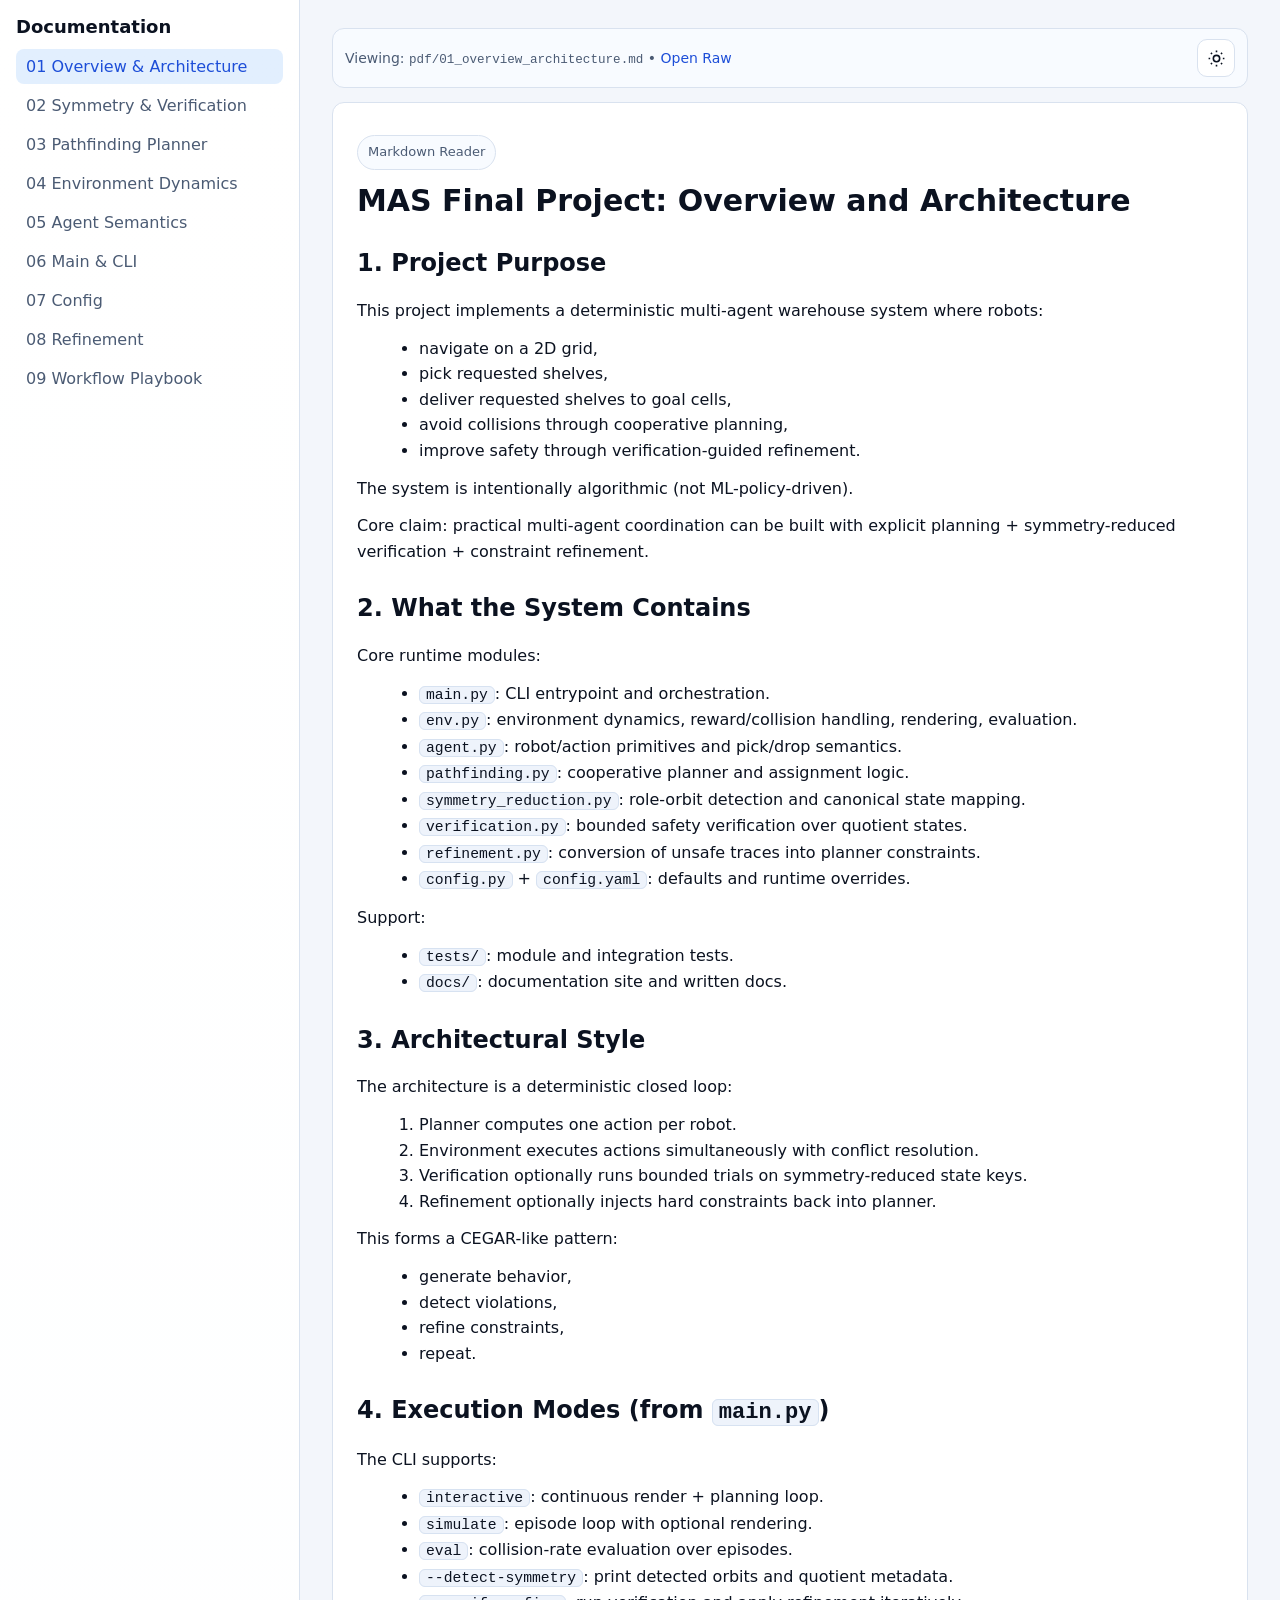
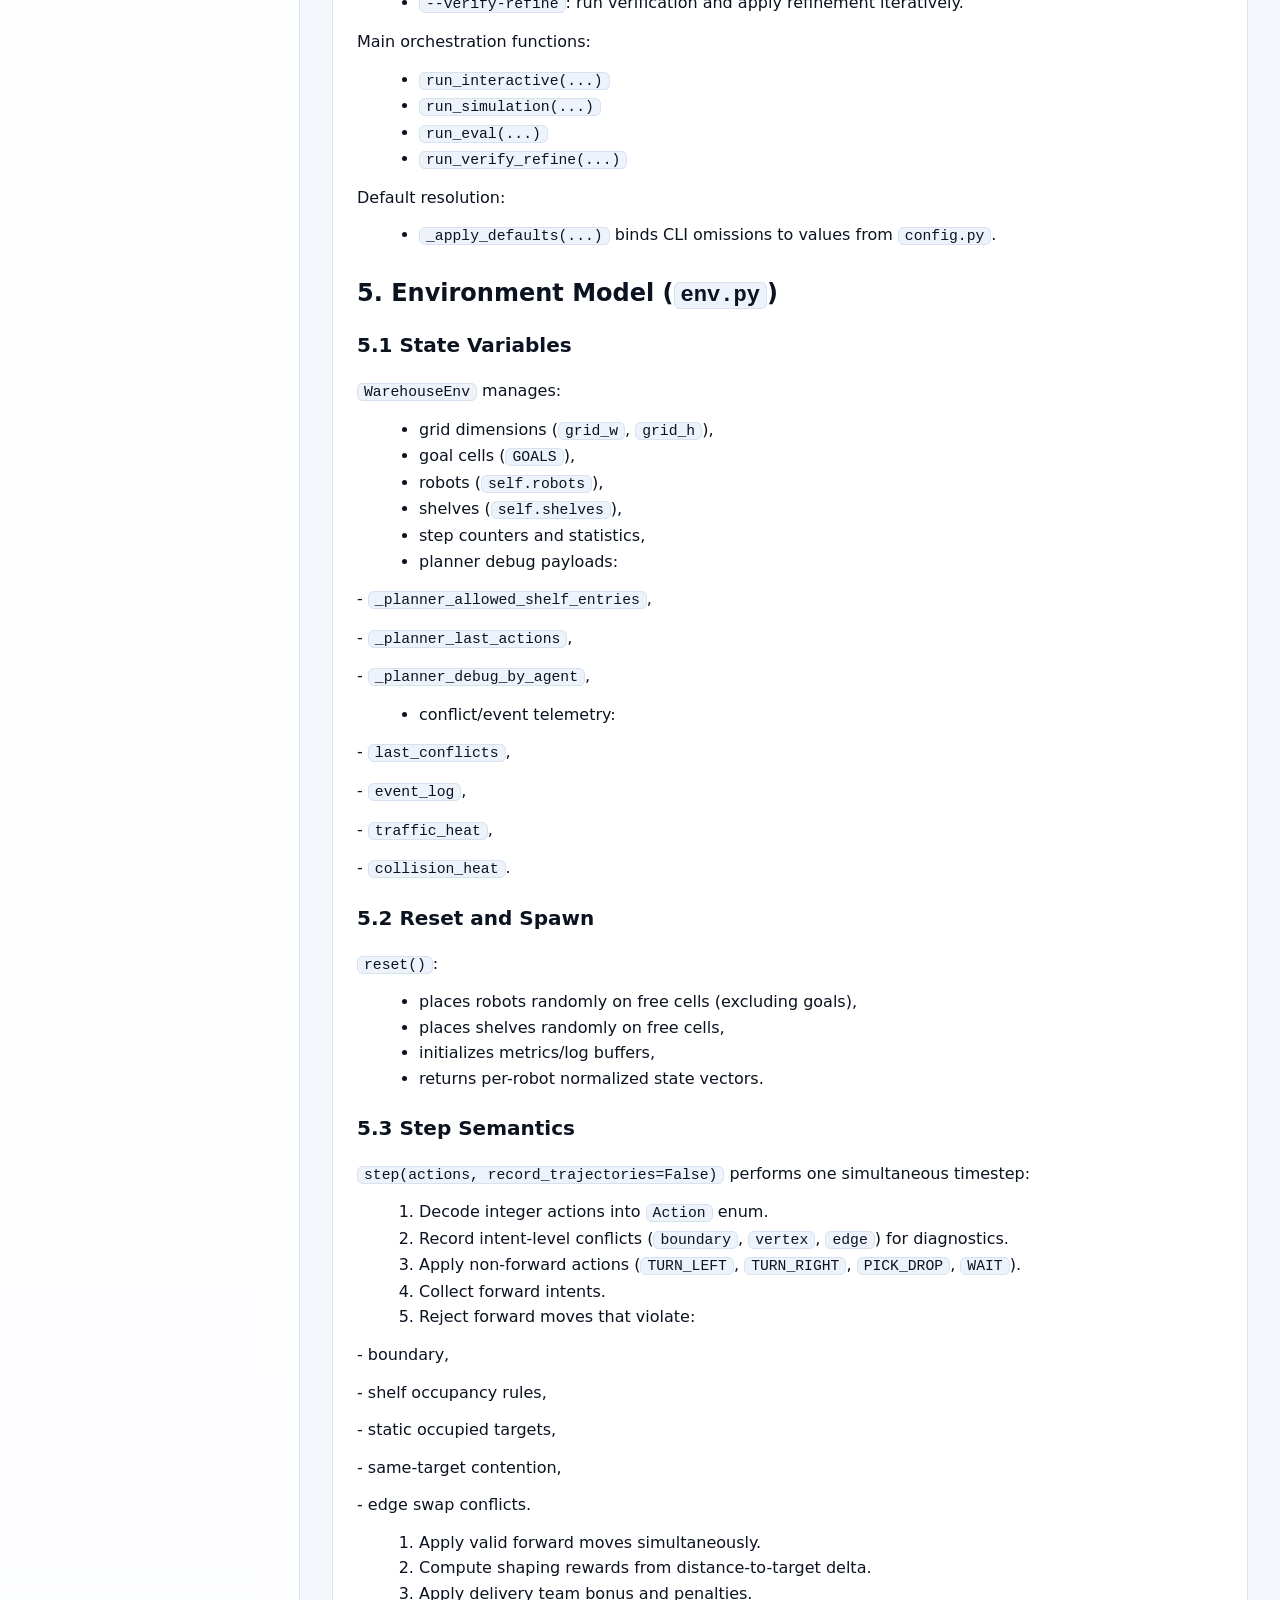
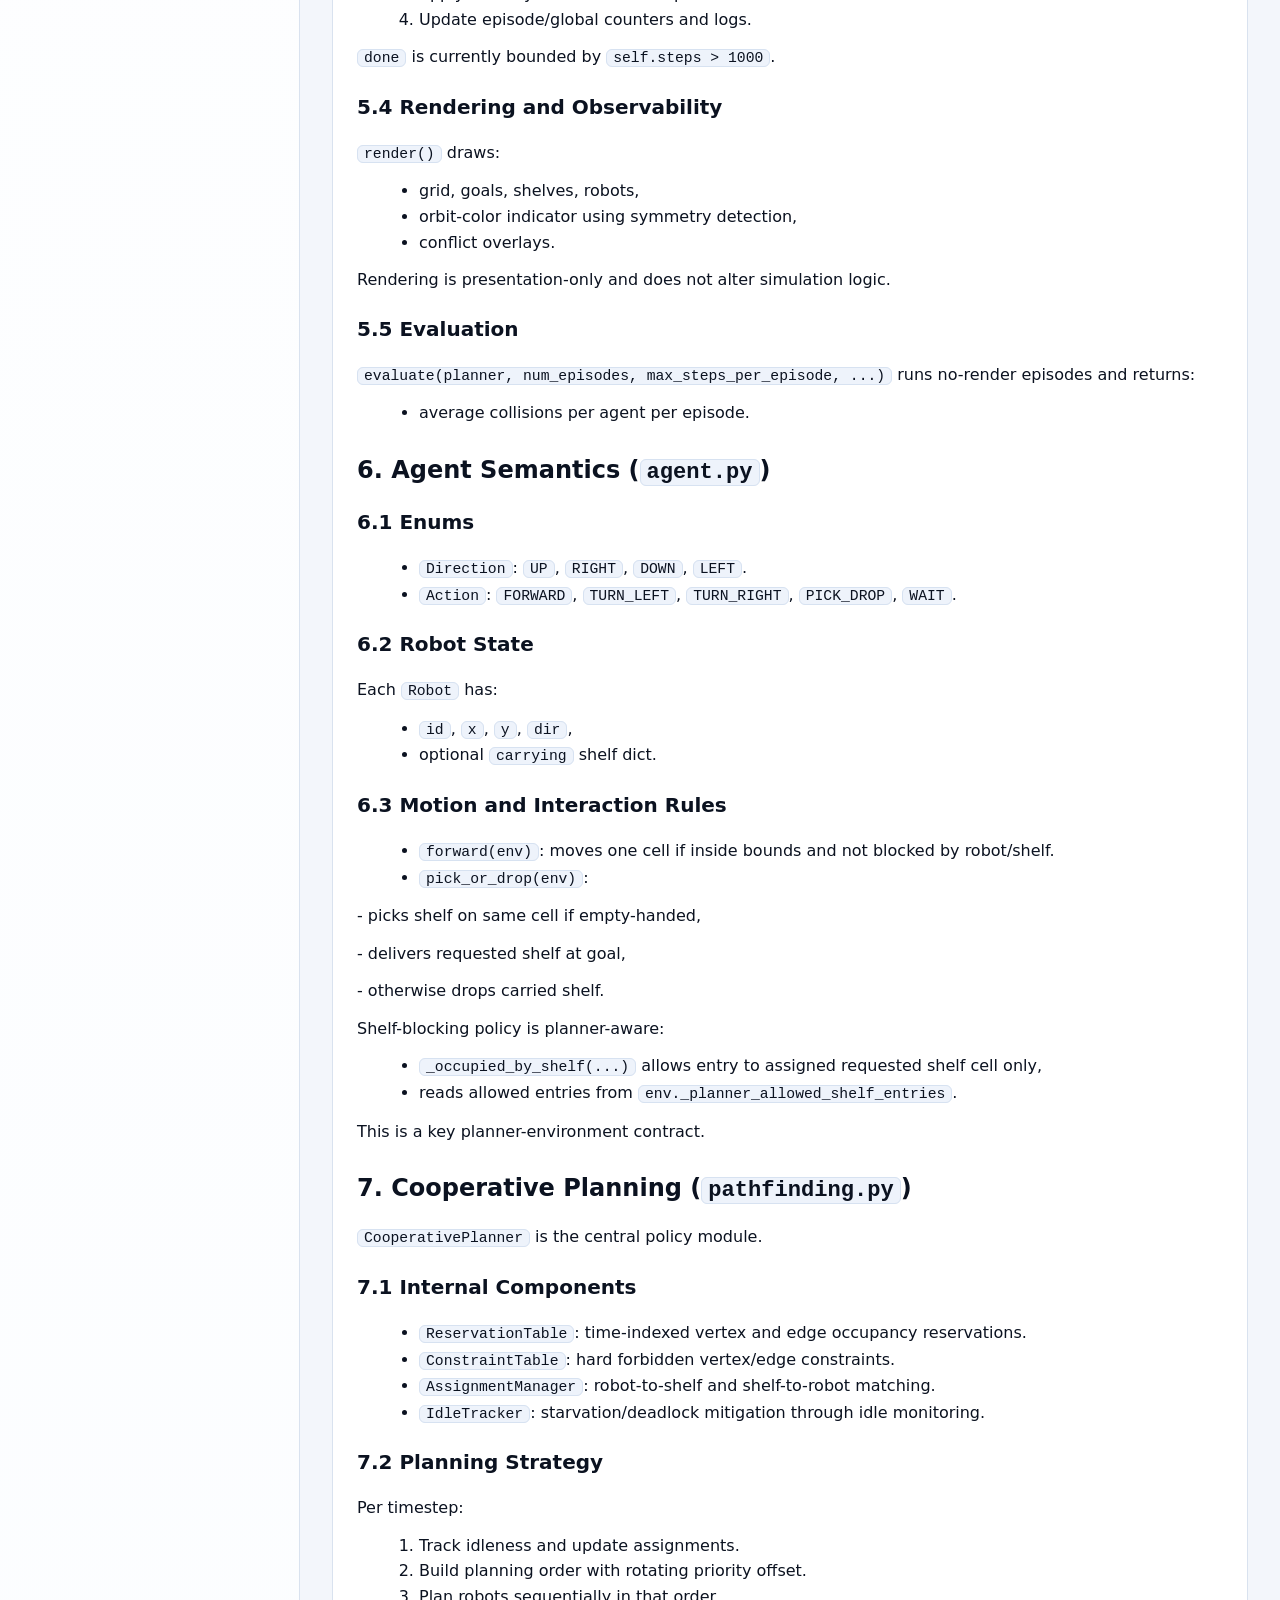
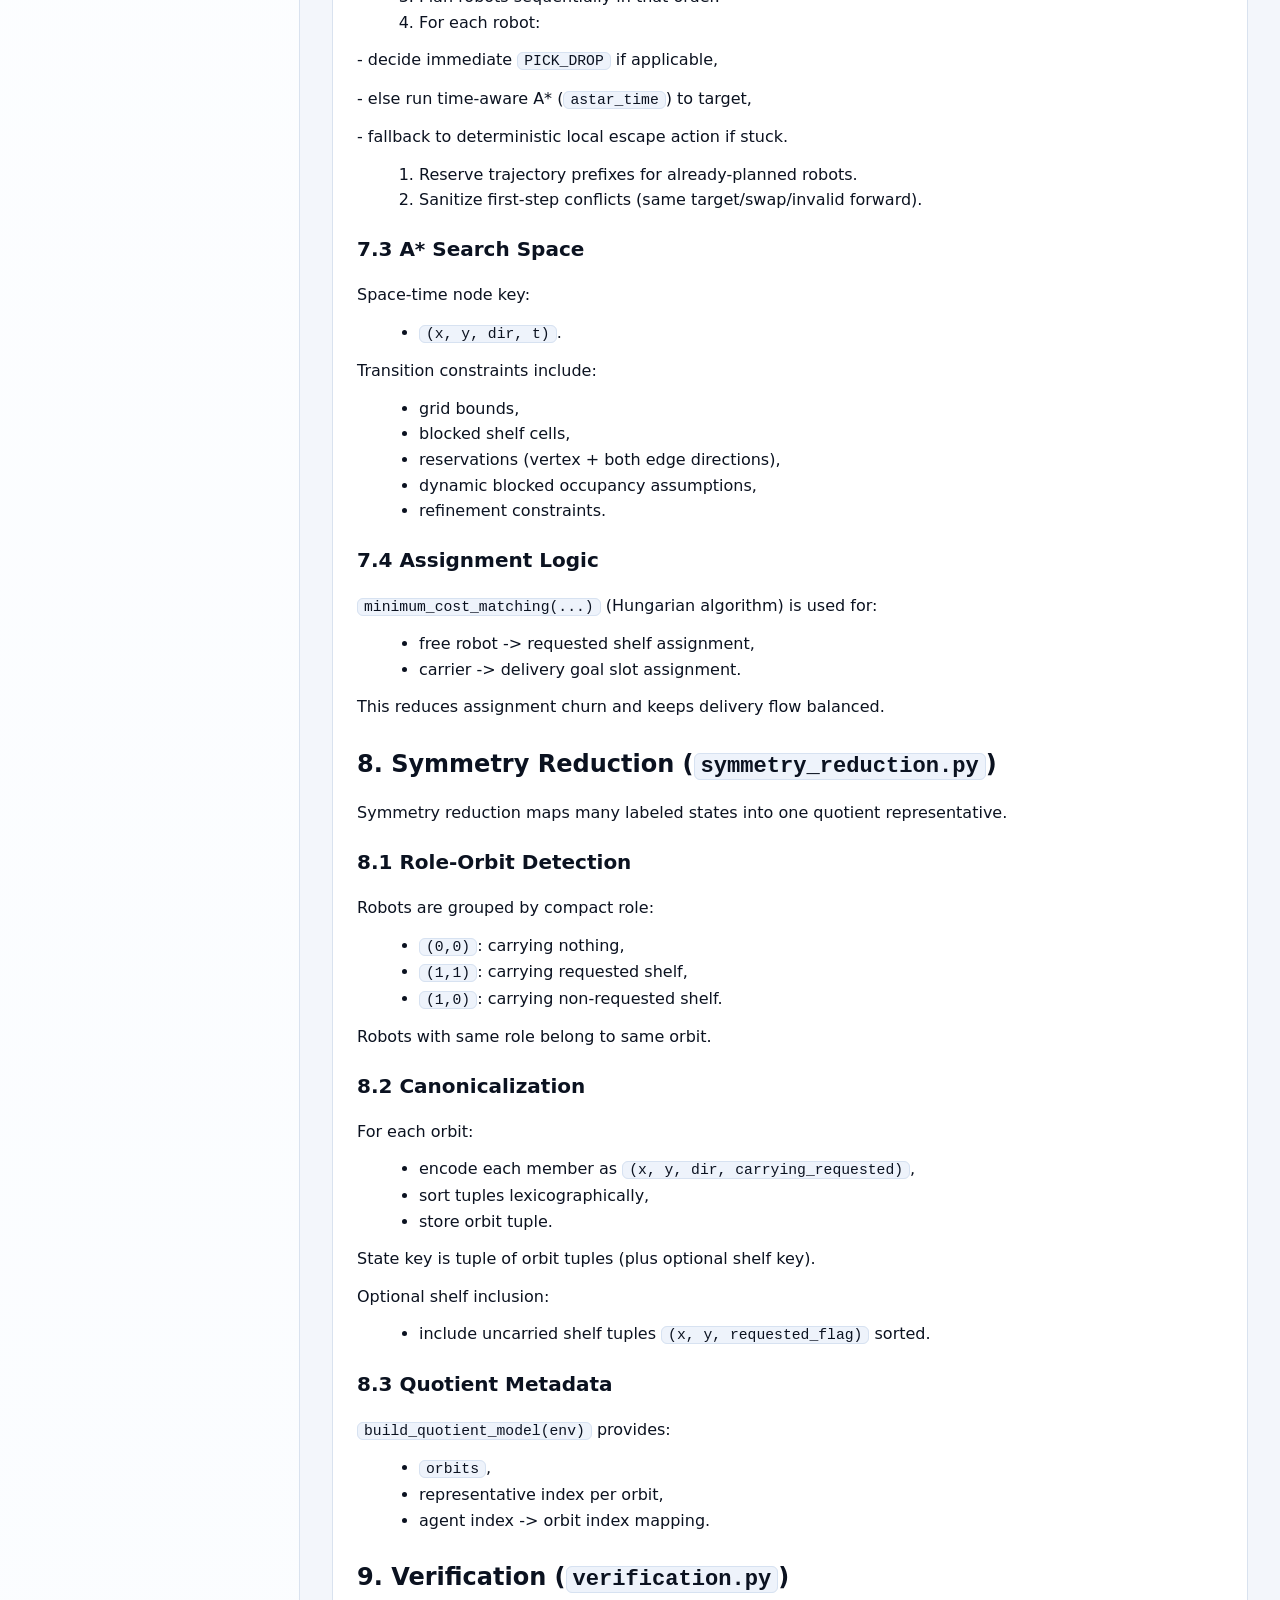
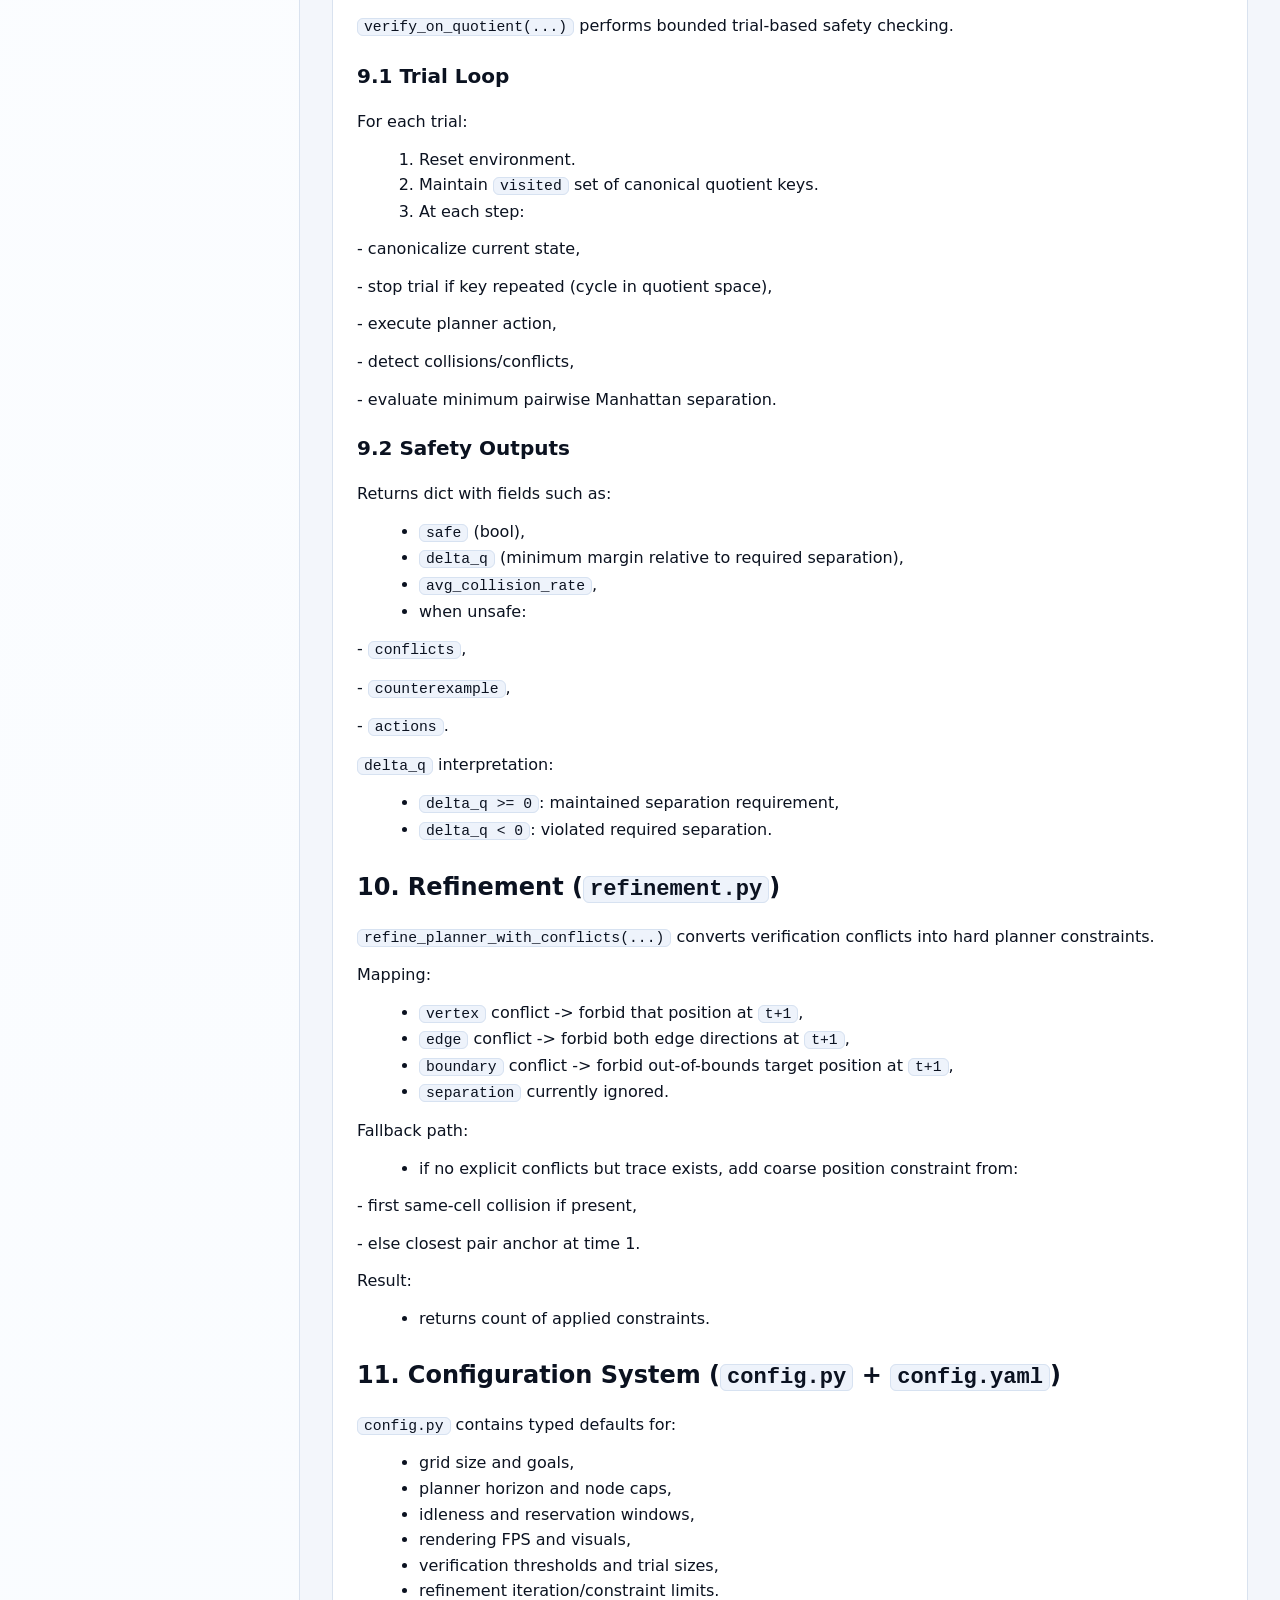
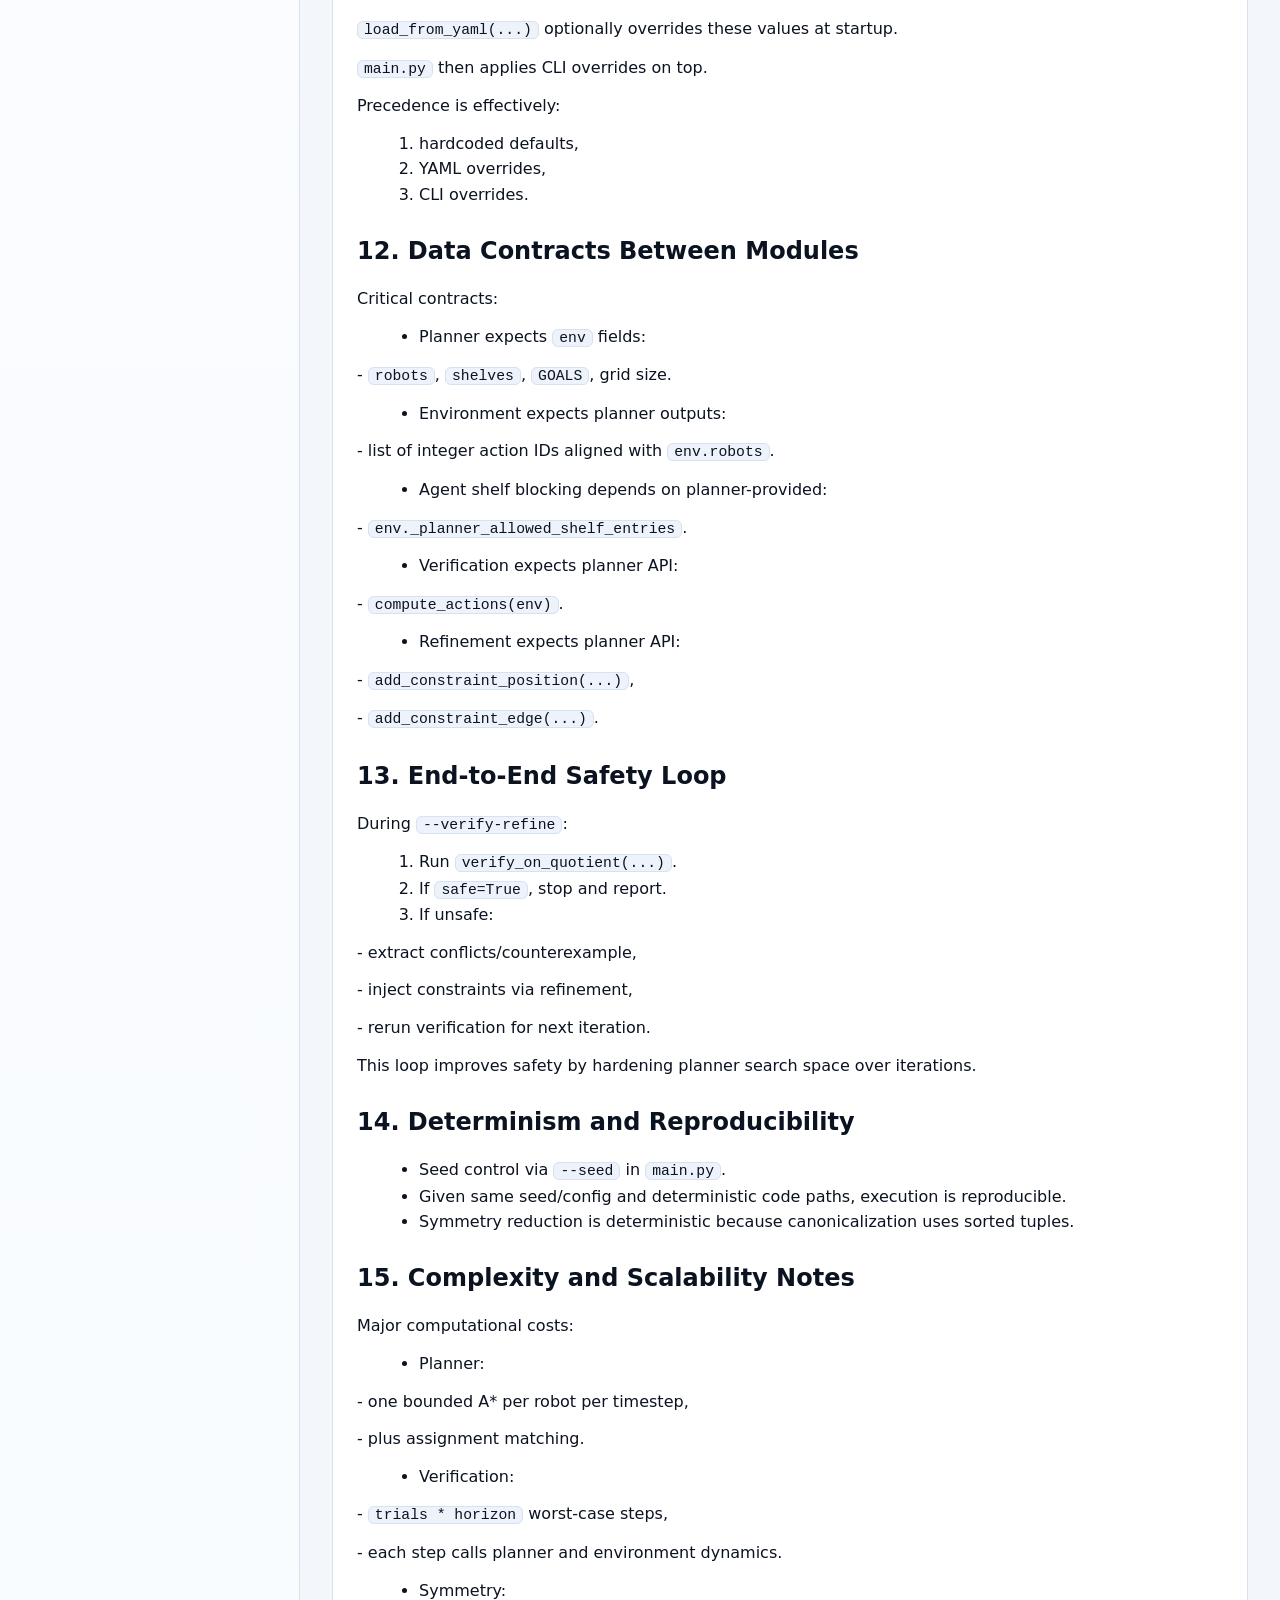
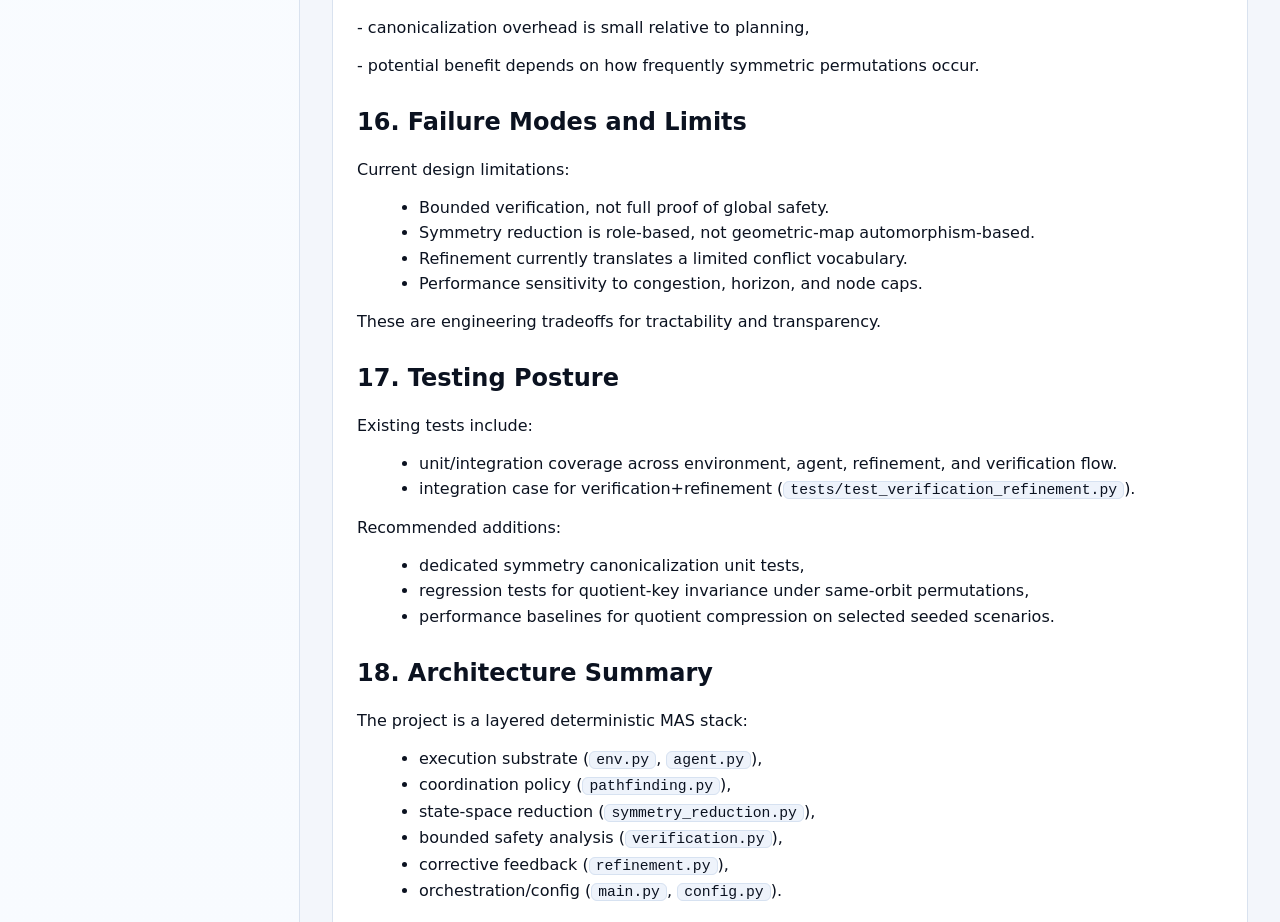
<file: docs/reader.html>
<!doctype html>
<html lang="en">
  <head>
    <meta charset="utf-8" />
    <meta name="viewport" content="width=device-width, initial-scale=1" />
    <title>Documentation Reader</title>
    <style>
      :root {
        --bg: #f3f6fb;
        --panel: #ffffff;
        --panel-soft: #f8fbff;
        --text: #0b1220;
        --muted: #4b5b74;
        --border: #d9e2ef;
        --accent: #1d4ed8;
        --code: #111827;
        --inline-code-bg: #eef3fb;
        --inline-code-border: #d7e2f1;
        --error-bg: #fef2f2;
        --error-border: #fecaca;
        --error-text: #b91c1c;
      }
      [data-theme="dark"] {
        --bg: #050b16;
        --panel: #0c1526;
        --panel-soft: #111d34;
        --text: #e8eefc;
        --muted: #9fb0cd;
        --border: #24324d;
        --accent: #60a5fa;
        --code: #030814;
        --inline-code-bg: #14223b;
        --inline-code-border: #2a3c62;
        --error-bg: #2a1016;
        --error-border: #7f1d2d;
        --error-text: #ffb0be;
      }
      * { box-sizing: border-box; }
      body {
        margin: 0;
        font-family: ui-sans-serif, system-ui, -apple-system, Segoe UI, Roboto, Helvetica, Arial, sans-serif;
        background: var(--bg);
        color: var(--text);
      }
      .layout {
        display: grid;
        grid-template-columns: 300px 1fr;
        min-height: 100vh;
      }
      .sidebar {
        border-right: 1px solid var(--border);
        background: linear-gradient(180deg, var(--panel) 0%, var(--panel-soft) 100%);
        padding: 16px;
      }
      .sidebar h1 {
        font-size: 18px;
        margin: 0 0 12px;
      }
      .sidebar-toggle {
        display: none;
        border: 1px solid var(--border);
        background: var(--panel);
        color: var(--text);
        border-radius: 8px;
        padding: 8px 10px;
        width: 100%;
        text-align: left;
        margin-bottom: 10px;
        cursor: pointer;
      }
      .sidebar-links {
        display: block;
      }
      .sidebar a {
        display: block;
        padding: 8px 10px;
        color: var(--muted);
        text-decoration: none;
        border-radius: 8px;
        margin-bottom: 4px;
      }
      .sidebar a:hover,
      .sidebar a.active {
        background: rgba(96, 165, 250, 0.18);
        color: var(--accent);
      }
      .content-wrap {
        padding: 28px 32px;
      }
      .toolbar {
        margin-bottom: 14px;
        color: var(--muted);
        font-size: 14px;
        display: flex;
        align-items: center;
        justify-content: space-between;
        gap: 12px;
        background: var(--panel-soft);
        border: 1px solid var(--border);
        border-radius: 12px;
        padding: 10px 12px;
      }
      .toolbar a {
        color: var(--accent);
        text-decoration: none;
      }
      .toolbar-main {
        min-width: 0;
        overflow: hidden;
        text-overflow: ellipsis;
        white-space: nowrap;
      }
      .toolbar-main code {
        font-size: 0.9em;
      }
      .theme-btn {
        border: 1px solid var(--border);
        background: var(--panel);
        color: var(--text);
        border-radius: 10px;
        width: 38px;
        height: 38px;
        display: inline-flex;
        align-items: center;
        justify-content: center;
        cursor: pointer;
        flex: 0 0 auto;
      }
      .theme-btn:hover {
        border-color: var(--accent);
      }
      .theme-btn svg {
        width: 19px;
        height: 19px;
      }
      .theme-btn .icon-moon { display: none; }
      [data-theme="dark"] .theme-btn .icon-sun { display: none; }
      [data-theme="dark"] .theme-btn .icon-moon { display: inline; }
      .doc-title-chip {
        display: inline-block;
        margin-top: 8px;
        margin-bottom: 12px;
        padding: 6px 10px;
        border-radius: 999px;
        border: 1px solid var(--border);
        background: var(--panel-soft);
        color: var(--muted);
        font-size: 13px;
      }
      .content {
        background: var(--panel);
        border: 1px solid var(--border);
        border-radius: 12px;
        padding: 24px;
        line-height: 1.6;
      }
      .content h1, .content h2, .content h3 { line-height: 1.25; margin-top: 1.2em; }
      .content h1 { font-size: 30px; margin-top: 0; }
      .content h2 { font-size: 24px; }
      .content h3 { font-size: 20px; }
      .content p { margin: 0 0 12px; }
      .content ul, .content ol { margin: 0 0 12px 22px; }
      .content code {
        background: var(--inline-code-bg);
        border: 1px solid var(--inline-code-border);
        border-radius: 6px;
        padding: 0 6px;
        font-family: ui-monospace, SFMono-Regular, Menlo, Consolas, monospace;
        font-size: 0.92em;
      }
      .content pre {
        background: var(--code);
        color: #e5e7eb;
        border-radius: 10px;
        padding: 14px;
        overflow: auto;
      }
      .content pre code {
        background: none;
        border: 0;
        color: inherit;
        padding: 0;
      }
      .error {
        color: var(--error-text);
        background: var(--error-bg);
        border: 1px solid var(--error-border);
        padding: 12px;
        border-radius: 8px;
      }
      @media (max-width: 900px) {
        .layout { grid-template-columns: 1fr; }
        .sidebar {
          border-right: 0;
          border-bottom: 1px solid var(--border);
          position: sticky;
          top: 0;
          z-index: 30;
          padding: 12px;
        }
        .sidebar h1 {
          margin: 0 0 8px;
          font-size: 16px;
        }
        .sidebar-toggle { display: block; }
        .sidebar-links { display: none; max-height: 48vh; overflow: auto; padding-right: 4px; }
        .sidebar.is-open .sidebar-links { display: block; }
        .sidebar a { padding: 10px 10px; font-size: 16px; }
        .content-wrap { padding: 12px; }
        .toolbar {
          gap: 10px;
          font-size: 13px;
          padding: 10px;
        }
        .toolbar-main {
          width: calc(100% - 48px);
        }
        .theme-btn { width: 38px; height: 38px; }
        .content { padding: 14px; border-radius: 10px; }
        .content h1 { font-size: 24px; }
        .content h2 { font-size: 20px; }
        .content h3 { font-size: 18px; }
        .content p, .content li { font-size: 15px; }
      }
    </style>
  </head>
  <body>
    <div class="layout">
      <aside class="sidebar">
        <h1>Documentation</h1>
        <button id="sidebarToggle" class="sidebar-toggle" type="button" aria-expanded="false">Chapters</button>
        <div id="sidebarLinks" class="sidebar-links">
          <a href="reader.html?doc=pdf/01_overview_architecture.md">01 Overview & Architecture</a>
          <a href="reader.html?doc=pdf/02_symmetry_reduction_verification.md">02 Symmetry & Verification</a>
          <a href="reader.html?doc=pdf/03_pathfinding_planner.md">03 Pathfinding Planner</a>
          <a href="reader.html?doc=pdf/04_env_dynamics.md">04 Environment Dynamics</a>
          <a href="reader.html?doc=pdf/05_agent_semantics.md">05 Agent Semantics</a>
          <a href="reader.html?doc=pdf/06_main_orchestration_cli.md">06 Main & CLI</a>
          <a href="reader.html?doc=pdf/07_config_and_parameters.md">07 Config</a>
          <a href="reader.html?doc=pdf/08_refinement_and_constraint_injection.md">08 Refinement</a>
          <a href="reader.html?doc=pdf/09_detailed_workflows_and_execution_playbook.md">09 Workflow Playbook</a>
        </div>
      </aside>
      <main class="content-wrap">
        <div class="toolbar" id="toolbar"></div>
        <article class="content" id="content">Loading...</article>
      </main>
    </div>
    <script src="reader_docs.js"></script>
    <script>
      function escapeHtml(text) {
        return text
          .replaceAll("&", "&amp;")
          .replaceAll("<", "&lt;")
          .replaceAll(">", "&gt;");
      }

      function inlineFormat(text) {
        let out = escapeHtml(text);
        out = out.replace(/`([^`]+)`/g, "<code>$1</code>");
        out = out.replace(/\*\*([^*]+)\*\*/g, "<strong>$1</strong>");
        out = out.replace(/\*([^*]+)\*/g, "<em>$1</em>");
        return out;
      }

      function renderMarkdown(md) {
        const lines = md.replace(/\r/g, "").split("\n");
        const html = [];
        let inCode = false;
        let inUl = false;
        let inOl = false;

        function closeLists() {
          if (inUl) { html.push("</ul>"); inUl = false; }
          if (inOl) { html.push("</ol>"); inOl = false; }
        }

        for (const raw of lines) {
          const line = raw.trimEnd();
          if (line.startsWith("```")) {
            closeLists();
            if (!inCode) {
              inCode = true;
              html.push("<pre><code>");
            } else {
              inCode = false;
              html.push("</code></pre>");
            }
            continue;
          }
          if (inCode) {
            html.push(escapeHtml(raw) + "\n");
            continue;
          }
          if (!line) {
            closeLists();
            continue;
          }

          if (line.startsWith("# ")) { closeLists(); html.push("<h1>" + inlineFormat(line.slice(2)) + "</h1>"); continue; }
          if (line.startsWith("## ")) { closeLists(); html.push("<h2>" + inlineFormat(line.slice(3)) + "</h2>"); continue; }
          if (line.startsWith("### ")) { closeLists(); html.push("<h3>" + inlineFormat(line.slice(4)) + "</h3>"); continue; }

          const olMatch = line.match(/^\d+\.\s+(.*)$/);
          if (olMatch) {
            if (inUl) { html.push("</ul>"); inUl = false; }
            if (!inOl) { html.push("<ol>"); inOl = true; }
            html.push("<li>" + inlineFormat(olMatch[1]) + "</li>");
            continue;
          }

          if (line.startsWith("- ")) {
            if (inOl) { html.push("</ol>"); inOl = false; }
            if (!inUl) { html.push("<ul>"); inUl = true; }
            html.push("<li>" + inlineFormat(line.slice(2)) + "</li>");
            continue;
          }

          closeLists();
          html.push("<p>" + inlineFormat(line) + "</p>");
        }
        closeLists();
        if (inCode) html.push("</code></pre>");
        return html.join("");
      }

      function applyTheme(theme) {
        document.documentElement.setAttribute("data-theme", theme);
        localStorage.setItem("docs_theme", theme);
        const t = document.getElementById("themeToggle");
        if (t) t.setAttribute("aria-label", theme === "dark" ? "Switch to light mode" : "Switch to dark mode");
      }

      function initTheme() {
        const saved = localStorage.getItem("docs_theme");
        const prefersDark = window.matchMedia && window.matchMedia("(prefers-color-scheme: dark)").matches;
        applyTheme(saved || (prefersDark ? "dark" : "light"));
      }

      function initMobileSidebar() {
        const sidebar = document.querySelector(".sidebar");
        const toggle = document.getElementById("sidebarToggle");
        if (!sidebar || !toggle) return;
        toggle.addEventListener("click", () => {
          const open = sidebar.classList.toggle("is-open");
          toggle.setAttribute("aria-expanded", open ? "true" : "false");
        });
        document.querySelectorAll(".sidebar a").forEach((a) => {
          a.addEventListener("click", () => {
            if (window.innerWidth <= 900) {
              sidebar.classList.remove("is-open");
              toggle.setAttribute("aria-expanded", "false");
            }
          });
        });
      }

      async function loadDoc() {
        const params = new URLSearchParams(window.location.search);
        const doc = params.get("doc") || "pdf/01_overview_architecture.md";
        const content = document.getElementById("content");
        const toolbar = document.getElementById("toolbar");
        toolbar.innerHTML = "<div class=\"toolbar-main\">Viewing: <code>" + doc + "</code> • <a href=\"" + encodeURI(doc) + "\" target=\"_blank\" rel=\"noopener noreferrer\">Open Raw</a></div><button id=\"themeToggle\" class=\"theme-btn\" type=\"button\" aria-label=\"Toggle theme\"><svg class=\"icon-sun\" viewBox=\"0 0 24 24\" fill=\"none\" stroke=\"currentColor\" stroke-width=\"2\"><circle cx=\"12\" cy=\"12\" r=\"4\"></circle><path d=\"M12 2v2m0 16v2M4.93 4.93l1.41 1.41m11.32 11.32l1.41 1.41M2 12h2m16 0h2M4.93 19.07l1.41-1.41m11.32-11.32l1.41-1.41\"></path></svg><svg class=\"icon-moon\" viewBox=\"0 0 24 24\" fill=\"none\" stroke=\"currentColor\" stroke-width=\"2\"><path d=\"M21 12.79A9 9 0 1 1 11.21 3 7 7 0 0 0 21 12.79z\"></path></svg></button>";
        const themeToggle = document.getElementById("themeToggle");
        if (themeToggle) {
          themeToggle.addEventListener("click", () => {
            const current = document.documentElement.getAttribute("data-theme") || "light";
            applyTheme(current === "dark" ? "light" : "dark");
          });
          applyTheme(document.documentElement.getAttribute("data-theme") || "light");
        }

        document.querySelectorAll(".sidebar a").forEach((a) => {
          const active = a.getAttribute("href") === ("reader.html?doc=" + doc);
          a.classList.toggle("active", active);
        });

        try {
          const embedded = window.DOCS_EMBEDDED && window.DOCS_EMBEDDED[doc];
          if (typeof embedded === "string") {
            content.innerHTML = "<div class=\"doc-title-chip\">Markdown Reader</div>" + renderMarkdown(embedded);
            return;
          }
          const res = await fetch(doc, { cache: "no-cache" });
          if (!res.ok) throw new Error("HTTP " + res.status);
          const md = await res.text();
          content.innerHTML = "<div class=\"doc-title-chip\">Markdown Reader</div>" + renderMarkdown(md);
        } catch (err) {
          content.innerHTML = "<div class=\"error\">Failed to load <code>" + doc + "</code>: " + escapeHtml(String(err)) + "</div>";
        }
      }
      initTheme();
      initMobileSidebar();
      loadDoc();
    </script>
  </body>
</html>
</file>
<file: docs/styles.css>
/* =====================================================
   DOCUMENTATION SITE STYLING
   Modern documentation layout with sidebar, TOC, and themes
   ===================================================== */

/* ==================== CSS Variables ==================== */
:root {
  /* Light Theme Colors */
  --bg-primary: #ffffff;
  --bg-secondary: #f8f9fa;
  --bg-tertiary: #f1f3f5;
  --text-primary: #1a1d23;
  --text-secondary: #4a5568;
  --text-muted: #718096;
  --border-color: #e2e8f0;
  --accent-primary: #3182ce;
  --accent-hover: #2c5282;
  --accent-light: #ebf8ff;
  --success: #38a169;
  --warning: #dd6b20;
  --danger: #e53e3e;
  --code-bg: #1e1e1e;
  --code-text: #d4d4d4;
  --shadow-sm: 0 1px 3px rgba(0, 0, 0, 0.1);
  --shadow-md: 0 4px 6px rgba(0, 0, 0, 0.1);
  --shadow-lg: 0 10px 20px rgba(0, 0, 0, 0.15);
  --toc-width: 240px;
  --sidebar-width: 280px;
  --header-height: 180px;
}

/* Dark Theme */
body.dark-mode {
  --bg-primary: #0d1117;
  --bg-secondary: #161b22;
  --bg-tertiary: #1c2128;
  --text-primary: #f0f6fc;
  --text-secondary: #c9d1d9;
  --text-muted: #8b949e;
  --border-color: #30363d;
  --accent-primary: #58a6ff;
  --accent-hover: #79c0ff;
  --accent-light: #1f2937;
  --success: #3fb950;
  --warning: #d29922;
  --danger: #f85149;
  --code-bg: #0d1117;
  --code-text: #e6edf3;
  --shadow-sm: 0 0 transparent;
  --shadow-md: 0 8px 24px rgba(0, 0, 0, 0.4);
  --shadow-lg: 0 16px 48px rgba(0, 0, 0, 0.5);
}

/* ==================== Base Styles ==================== */
* {
  box-sizing: border-box;
  margin: 0;
  padding: 0;
}

html {
  scroll-behavior: smooth;
  scroll-padding-top: 80px;
}

body {
  font-family: -apple-system, BlinkMacSystemFont, "Segoe UI", "Roboto", "Oxygen",
    "Ubuntu", "Cantarell", "Helvetica Neue", sans-serif;
  font-size: 16px;
  line-height: 1.6;
  color: var(--text-primary);
  background: var(--bg-primary);
  transition: background-color 0.3s ease, color 0.3s ease;
}

h1, h2, h3, h4, h5, h6 {
  font-weight: 600;
  line-height: 1.3;
  color: var(--text-primary);
  margin-bottom: 1rem;
}

h1 { font-size: 2.5rem; }
h2 { font-size: 2rem; margin-top: 2.5rem; }
h3 { font-size: 1.5rem; margin-top: 1.5rem; }
h4 { font-size: 1.25rem; }

p {
  margin-bottom: 1rem;
  color: var(--text-secondary);
}

a {
  color: var(--accent-primary);
  text-decoration: none;
  transition: color 0.2s ease;
}

a:hover {
  color: var(--accent-hover);
}

ul, ol {
  margin-left: 1.5rem;
  margin-bottom: 1rem;
}

li {
  margin-bottom: 0.5rem;
  color: var(--text-secondary);
}

code {
  font-family: "Monaco", "Courier New", monospace;
  font-size: 0.9em;
  background: var(--bg-tertiary);
  padding: 0.2em 0.4em;
  border-radius: 4px;
  color: var(--accent-primary);
}

/* ==================== Desktop Sidebar ==================== */
.desktop-sidebar {
  position: fixed;
  top: 0;
  left: 0;
  width: var(--sidebar-width);
  height: 100vh;
  background: var(--bg-secondary);
  border-right: 1px solid var(--border-color);
  display: flex;
  flex-direction: column;
  z-index: 1000;
  overflow-y: auto;
  overflow-x: hidden;
}

.sidebar-header {
  padding: 1.5rem 1.5rem 1rem;
  border-bottom: 1px solid var(--border-color);
  display: flex;
  align-items: flex-start;
  justify-content: space-between;
  background: var(--bg-secondary);
  position: sticky;
  top: 0;
  z-index: 10;
}

.sidebar-logo h2 {
  font-size: 1.25rem;
  font-weight: 700;
  margin: 0;
  background: linear-gradient(135deg, var(--accent-primary), var(--accent-hover));
  -webkit-background-clip: text;
  -webkit-text-fill-color: transparent;
  background-clip: text;
}

.sidebar-logo p {
  font-size: 0.875rem;
  color: var(--text-muted);
  margin: 0.25rem 0 0 0;
}

.sidebar-theme-toggle {
  width: 36px;
  height: 36px;
  background: transparent;
  border: 1px solid var(--border-color);
  border-radius: 8px;
  cursor: pointer;
  display: flex;
  align-items: center;
  justify-content: center;
  color: var(--text-secondary);
  transition: all 0.2s ease;
  flex-shrink: 0;
}

.sidebar-theme-toggle:hover {
  background: var(--bg-tertiary);
  color: var(--accent-primary);
  border-color: var(--accent-primary);
}

.sidebar-theme-toggle .toggle-icon-dark {
  display: none;
}

body.dark-mode .sidebar-theme-toggle .toggle-icon-light {
  display: none;
}

body.dark-mode .sidebar-theme-toggle .toggle-icon-dark {
  display: block;
}

.sidebar-nav {
  padding: 1rem 0;
  flex: 1;
}

.nav-section {
  margin-bottom: 2rem;
}

.nav-section-title {
  font-size: 0.75rem;
  font-weight: 700;
  text-transform: uppercase;
  letter-spacing: 0.1em;
  color: var(--text-muted);
  margin: 0 0 0.75rem 0;
  padding: 0 1.5rem;
}

.nav-link {
  display: block;
  padding: 0.625rem 1.5rem;
  color: var(--text-secondary);
  font-size: 0.9375rem;
  font-weight: 500;
  transition: all 0.2s ease;
  border-left: 3px solid transparent;
  text-decoration: none;
}

.nav-link:hover {
  background: var(--bg-tertiary);
  color: var(--accent-primary);
  border-left-color: var(--accent-primary);
}

.nav-link.active {
  background: var(--accent-light);
  color: var(--accent-primary);
  border-left-color: var(--accent-primary);
  font-weight: 600;
}

/* Old sidebar removed - now using mobile fullscreen menu */

/* Mobile Top Header */
.mobile-header {
  position: fixed;
  top: 0;
  left: 0;
  right: 0;
  height: 60px;
  background: var(--bg-primary);
  border-bottom: 1px solid var(--border-color);
  display: none;
  align-items: center;
  justify-content: space-between;
  padding: 0 1rem;
  z-index: 1100;
  box-shadow: 0 2px 8px rgba(0, 0, 0, 0.1);
}

.mobile-header__title {
  font-size: 1.1rem;
  font-weight: 700;
  color: var(--text-primary);
  display: flex;
  align-items: center;
  gap: 0.5rem;
}

.mobile-header__logo {
  width: 32px;
  height: 32px;
  background: var(--accent-primary);
  border-radius: 8px;
  display: flex;
  align-items: center;
  justify-content: center;
  color: white;
  font-weight: 900;
  font-size: 1.2rem;
}

.mobile-header__actions {
  display: flex;
  align-items: center;
  gap: 0.5rem;
}

.mobile-header-theme-toggle {
  width: 40px;
  height: 40px;
  background: transparent;
  border: 1px solid var(--border-color);
  border-radius: 8px;
  cursor: pointer;
  display: flex;
  align-items: center;
  justify-content: center;
  color: var(--text-secondary);
  transition: all 0.2s ease;
  -webkit-tap-highlight-color: transparent;
}

.mobile-header-theme-toggle:active {
  background: var(--bg-tertiary);
  color: var(--accent-primary);
  border-color: var(--accent-primary);
  transform: scale(0.95);
}

.mobile-header-theme-toggle .toggle-icon-dark {
  display: none;
}

body.dark-mode .mobile-header-theme-toggle .toggle-icon-light {
  display: none;
}

body.dark-mode .mobile-header-theme-toggle .toggle-icon-dark {
  display: block;
}

.mobile-menu-toggle {
  width: 44px;
  height: 44px;
  background: transparent;
  border: none;
  cursor: pointer;
  display: flex;
  flex-direction: column;
  align-items: center;
  justify-content: center;
  gap: 5px;
  padding: 0;
  transition: all 0.3s ease;
  -webkit-tap-highlight-color: transparent;
}

.mobile-menu-toggle span {
  width: 24px;
  height: 2px;
  background: var(--text-primary);
  border-radius: 2px;
  transition: all 0.3s ease;
}

body.mobile-menu-open .mobile-menu-toggle span:nth-child(1) {
  transform: rotate(45deg) translate(5px, 5px);
}

body.mobile-menu-open .mobile-menu-toggle span:nth-child(2) {
  opacity: 0;
}

body.mobile-menu-open .mobile-menu-toggle span:nth-child(3) {
  transform: rotate(-45deg) translate(7px, -7px);
}

/* Mobile Fullscreen Menu */
.mobile-fullscreen-menu {
  position: fixed;
  top: 60px;
  left: 0;
  right: 0;
  bottom: 0;
  background: var(--bg-primary);
  z-index: 1050;
  display: flex;
  flex-direction: column;
  overflow-y: auto;
  opacity: 0;
  transform: translateY(-20px);
  transition: all 0.3s cubic-bezier(0.4, 0, 0.2, 1);
  pointer-events: none;
  visibility: hidden;
}

body.mobile-menu-open .mobile-fullscreen-menu {
  opacity: 1;
  transform: translateY(0);
  pointer-events: auto;
  visibility: visible;
}

.mobile-nav-section {
  padding: 1.5rem 1rem 0.5rem;
}

.mobile-nav-section__title {
  font-size: 0.7rem;
  font-weight: 700;
  text-transform: uppercase;
  letter-spacing: 0.1em;
  color: var(--text-muted);
  margin-bottom: 0.75rem;
  padding: 0 0.5rem;
}

.mobile-nav-link {
  display: block;
  padding: 1rem;
  color: var(--text-secondary);
  font-size: 1rem;
  font-weight: 500;
  border-radius: 10px;
  margin-bottom: 0.5rem;
  transition: all 0.2s ease;
  border-left: 3px solid transparent;
}

.mobile-nav-link:active {
  background: var(--accent-light);
  color: var(--accent-primary);
  border-left-color: var(--accent-primary);
  transform: scale(0.98);
}

.mobile-nav-link.active {
  background: var(--accent-light);
  color: var(--accent-primary);
  border-left-color: var(--accent-primary);
}

/* ==================== Responsive Breakpoints ==================== */
@media (max-width: 768px) {
  .desktop-sidebar {
    display: none;
  }
  
  .mobile-header {
    display: flex;
  }
  
  .docs-layout {
    margin-left: 0;
    padding-top: 60px;
  }

  .comparison-table {
    grid-template-columns: 1fr;
  }

  .comparison-cell {
    border-right: none;
  }

  .comparison-cell:nth-child(3n) {
    border-right: none;
  }
}

@media (min-width: 769px) {
  .mobile-header {
    display: none !important;
  }
  
  .mobile-fullscreen-menu {
    display: none !important;
  }
}

/* ==================== Main Layout ==================== */
.docs-layout {
  margin-left: var(--sidebar-width);
  min-height: 100vh;
  display: flex;
  flex-direction: column;
}

.docs-header {
  background: var(--bg-secondary);
  border-bottom: 1px solid var(--border-color);
  padding: 2rem 2.5rem;
}

.header-content {
  max-width: 900px;
}

.breadcrumb {
  display: flex;
  align-items: center;
  gap: 0.5rem;
  font-size: 0.875rem;
  margin-bottom: 1rem;
  color: var(--text-muted);
}

.breadcrumb__separator {
  color: var(--border-color);
}

.breadcrumb__item--active {
  color: var(--accent-primary);
}

.page-title {
  font-size: 2.5rem;
  font-weight: 700;
  margin-bottom: 0.5rem;
  background: linear-gradient(135deg, var(--accent-primary), var(--accent-hover));
  -webkit-background-clip: text;
  -webkit-text-fill-color: transparent;
  background-clip: text;
}

.page-subtitle {
  font-size: 1.125rem;
  color: var(--text-secondary);
  margin-bottom: 1.5rem;
  max-width: 700px;
}

.badge-row {
  display: flex;
  gap: 0.75rem;
  flex-wrap: wrap;
}

.badge {
  display: inline-block;
  padding: 0.375rem 0.75rem;
  background: var(--accent-light);
  color: var(--accent-primary);
  border-radius: 20px;
  font-size: 0.875rem;
  font-weight: 500;
  border: 1px solid var(--accent-primary);
}

/* ==================== Main Content Area ==================== */
.docs-main {
  display: flex;
  flex: 1;
  position: relative;
}

.docs-container {
  flex: 1;
  max-width: 900px;
  padding: 3rem 2.5rem;
  margin-right: var(--toc-width);
}

.doc-section {
  margin-bottom: 4rem;
}

.section-title {
  font-size: 2rem;
  font-weight: 700;
  margin-bottom: 1.5rem;
  padding-bottom: 0.5rem;
  border-bottom: 2px solid var(--border-color);
}

.section-content {
  color: var(--text-secondary);
}

.lead {
  font-size: 1.25rem;
  line-height: 1.7;
  margin-bottom: 2rem;
  color: var(--text-primary);
}

/* ==================== Info Cards ==================== */
.info-card {
  background: var(--bg-secondary);
  border: 1px solid var(--border-color);
  border-radius: 8px;
  padding: 1.5rem;
  margin: 1.5rem 0;
}

.info-card h3 {
  margin-top: 0;
  margin-bottom: 1rem;
}

.info-card h4 {
  margin-top: 0;
}

.info-card--primary {
  border-left: 4px solid var(--accent-primary);
}

.info-card--warning {
  border-left: 4px solid var(--warning);
  background: var(--bg-tertiary);
}

.info-card--tip {
  border-left: 4px solid var(--success);
}

.feature-list {
  list-style: none;
  margin-left: 0;
}

.feature-list li {
  padding-left: 1.5rem;
  position: relative;
  margin-bottom: 1rem;
}

.feature-list li::before {
  content: "→";
  position: absolute;
  left: 0;
  color: var(--accent-primary);
  font-weight: bold;
}

/* ==================== Comparison Table ==================== */
.comparison-table {
  display: grid;
  grid-template-columns: minmax(160px, 1fr) repeat(2, minmax(200px, 1.2fr));
  border: 1px solid var(--border-color);
  border-radius: 10px;
  overflow: hidden;
  margin: 1.5rem 0;
  background: var(--bg-primary);
}

.comparison-cell {
  padding: 0.85rem 1rem;
  border-bottom: 1px solid var(--border-color);
  border-right: 1px solid var(--border-color);
  font-size: 0.95rem;
  color: var(--text-secondary);
}

.comparison-cell:nth-child(3n) {
  border-right: none;
}

.comparison-head {
  background: var(--bg-tertiary);
  font-weight: 600;
  color: var(--text-primary);
}

.comparison-label {
  font-weight: 600;
  color: var(--text-primary);
  background: var(--bg-secondary);
}

.comparison-table .comparison-cell:last-child,
.comparison-table .comparison-cell:nth-last-child(2),
.comparison-table .comparison-cell:nth-last-child(3) {
  border-bottom: none;
}

/* ==================== Code Blocks ==================== */
.code-block {
  background: var(--code-bg);
  border: 1px solid var(--border-color);
  border-radius: 8px;
  margin: 1.5rem 0;
  overflow: hidden;
}

.code-block pre {
  margin: 0;
  padding: 1.5rem;
  overflow-x: auto;
}

.code-block code {
  background: transparent;
  color: var(--code-text);
  font-size: 0.875rem;
  line-height: 1.6;
  padding: 0;
  display: block;
  white-space: pre;
}

body.dark-mode .code-block {
  background: var(--bg-tertiary);
  border-color: var(--border-color);
}

/* ==================== Feature Cards ==================== */
.grid-4 {
  display: grid;
  grid-template-columns: repeat(auto-fit, minmax(200px, 1fr));
  gap: 1.5rem;
  margin: 2rem 0;
}

.feature-card {
  background: var(--bg-secondary);
  border: 1px solid var(--border-color);
  border-radius: 8px;
  padding: 1.5rem;
  transition: all 0.3s ease;
}

.feature-card:hover {
  transform: translateY(-4px);
  box-shadow: var(--shadow-md);
  border-color: var(--accent-primary);
}

.feature-card h3 {
  margin-top: 0;
  color: var(--accent-primary);
}

/* ==================== Algorithm Cards ==================== */
.algo-card {
  background: var(--bg-secondary);
  border: 1px solid var(--border-color);
  border-radius: 8px;
  padding: 2rem;
  margin: 2rem 0;
}

.algo-card h3 {
  margin-top: 0;
  color: var(--text-primary);
}

/* ==================== Demo Section ==================== */
.demo-controls {
  display: flex;
  gap: 0.75rem;
  flex-wrap: wrap;
  margin: 1.5rem 0;
}

.demo-btn {
  padding: 0.5rem 1rem;
  background: var(--bg-secondary);
  border: 1px solid var(--border-color);
  border-radius: 6px;
  color: var(--text-primary);
  cursor: pointer;
  font-size: 0.875rem;
  font-weight: 500;
  transition: all 0.2s ease;
  min-height: 44px;
  -webkit-tap-highlight-color: transparent;
  touch-action: manipulation;
}

.demo-btn:hover {
  background: var(--accent-light);
  border-color: var(--accent-primary);
  color: var(--accent-primary);
}

.demo-btn.is-active {
  background: var(--accent-primary);
  border-color: var(--accent-primary);
  color: white;
}

.demo-btn--control {
  border-style: dashed;
  border-color: var(--accent-primary);
  color: var(--accent-primary);
  background: transparent;
}

.demo-btn--control:hover {
  background: var(--accent-light);
}

.demo-btn--control.is-paused {
  background: var(--accent-primary);
  border-color: var(--accent-primary);
  color: #fff;
}

.demo-canvas-wrapper {
  margin: 1.5rem auto;
  max-width: 600px;
  background: var(--code-bg);
  border: 1px solid var(--border-color);
  border-radius: 8px;
  padding: 1rem;
  overflow: hidden;
  width: 100%;
}

.demo-canvas-wrapper canvas {
  width: 100%;
  max-width: 100%;
  height: auto;
  display: block;
  border-radius: 6px;
  aspect-ratio: 16 / 10;
}

@media (max-width: 768px) {
  .demo-canvas-wrapper {
    max-width: 100%;
    padding: 0.75rem;
    margin: 1.25rem auto;
  }
  
  .demo-canvas-wrapper canvas {
    max-width: 100%;
    aspect-ratio: 16 / 10;
    max-height: 320px;
    height: auto;
  }
}

@media (max-width: 480px) {
  .demo-canvas-wrapper {
    max-width: 100%;
    padding: 0.5rem;
    margin: 1rem auto;
  }

  .demo-canvas-wrapper canvas {
    width: 100%;
    max-width: 100%;
    aspect-ratio: 4 / 3;
    max-height: 180px;
    height: auto;
    margin: 0 auto;
    display: block;
  }
}

.canvas-caption {
  margin-top: 1rem;
  font-size: 0.875rem;
  color: var(--text-muted);
  text-align: center;
}

/* Taller demo canvas for symmetry walkthrough */
.demo-canvas-wrapper--tall {
  max-width: 720px;
}
.demo-canvas-wrapper--tall canvas {
  aspect-ratio: 7 / 5;
}

/* Step indicator dots */
.symmetry-step-indicator {
  display: flex;
  justify-content: center;
  gap: 6px;
  margin: 0.75rem auto 0;
  padding: 0;
  max-width: 720px;
}
.symmetry-step-indicator .step-dot {
  width: 10px;
  height: 10px;
  border-radius: 50%;
  background: var(--border-color);
  transition: background 0.3s ease, transform 0.3s ease;
  cursor: pointer;
}
.symmetry-step-indicator .step-dot.active {
  background: var(--accent-primary);
  transform: scale(1.3);
}
.symmetry-step-indicator .step-dot:hover {
  background: var(--accent-hover);
}

@media (max-width: 480px) {
  .demo-canvas-wrapper--tall canvas {
    aspect-ratio: 4 / 3;
    max-height: 260px;
  }
  .symmetry-step-indicator .step-dot {
    width: 8px;
    height: 8px;
  }
}

/* ==================== Video ==================== */
.video-wrapper {
  margin: 2rem auto;
  max-width: 600px;
}

.demo-video {
  width: 100%;
  max-height: 380px;
  border-radius: 8px;
  border: 1px solid var(--border-color);
  object-fit: contain;
}

@media (max-width: 768px) {
  .video-wrapper {
    max-width: 100%;
  }
}

.caption {
  margin-top: 0.75rem;
  font-size: 0.875rem;
  color: var(--text-muted);
  text-align: center;
}

/* ==================== Table of Contents ==================== */
.toc {
  position: fixed;
  top: var(--header-height);
  right: 0;
  width: var(--toc-width);
  height: calc(100vh - var(--header-height));
  padding: 2rem 1.5rem;
  overflow-y: auto;
  border-left: 1px solid var(--border-color);
  background: var(--bg-primary);
}

.toc__header h4 {
  font-size: 0.875rem;
  font-weight: 600;
  text-transform: uppercase;
  letter-spacing: 0.05em;
  color: var(--text-muted);
  margin-bottom: 1rem;
}

.toc__nav {
  display: flex;
  flex-direction: column;
  gap: 0.5rem;
}

.toc__link {
  display: block;
  padding: 0.375rem 0.75rem;
  color: var(--text-secondary);
  font-size: 0.875rem;
  border-left: 2px solid transparent;
  transition: all 0.2s ease;
}

.toc__link:hover,
.toc__link.active {
  color: var(--accent-primary);
  border-left-color: var(--accent-primary);
}

/* ==================== Footer ==================== */
.docs-footer {
  background: var(--bg-secondary);
  border-top: 1px solid var(--border-color);
  padding: 2rem 2.5rem;
  margin-left: 0;
  text-align: center;
}

.footer-content p {
  margin: 0.5rem 0;
  color: var(--text-muted);
}

.footer-meta {
  font-size: 0.875rem;
}

.footer-links {
  display: flex;
  gap: 1.25rem;
  justify-content: center;
  margin-bottom: 0.75rem;
  flex-wrap: wrap;
}

.footer-gh-link {
  display: inline-flex;
  align-items: center;
  gap: 0.4rem;
  color: var(--text-secondary);
  text-decoration: none;
  font-size: 0.875rem;
  font-weight: 500;
  padding: 0.35rem 0.75rem;
  border: 1px solid var(--border-color);
  border-radius: 6px;
  transition: color 0.2s, border-color 0.2s, background 0.2s;
}

.footer-gh-link:hover {
  color: var(--accent-primary);
  border-color: var(--accent-primary);
  background: var(--accent-light);
}

.footer-heart {
  color: #e53e3e;
  font-style: normal;
}

.footer-author {
  color: var(--accent-primary);
  font-weight: 600;
  text-decoration: none;
}

.footer-author:hover {
  text-decoration: underline;
}

/* ==================== Responsive Design ==================== */
@media (max-width: 1400px) {
  :root {
    --toc-width: 0px;
  }
  
  .toc {
    display: none;
  }
  
  .docs-container {
    margin-right: 0;
    max-width: 1000px;
  }
}

@media (min-width: 1025px) {
  .sidebar-overlay {
    display: none;
  }
}

@media (max-width: 1024px) {
  body {
    overflow-x: hidden;
  }

  /* Show mobile header */
  .mobile-header {
    display: flex;
  }
  
  .docs-layout {
    margin-left: 0;
  }
  
  .docs-header {
    padding: 1.5rem;
    padding-top: 5rem;
  }
  
  .docs-container {
    padding: 2rem 1.5rem 4.5rem;
    margin-top: 60px;
  }
  
  body.mobile-menu-open {
    overflow: hidden;
  }
}

/* ==================== Tablet (768px and below) ==================== */
@media (max-width: 768px) {
  :root {
    --header-height: 150px;
  }

  html {
    scroll-padding-top: 60px;
  }

  body {
    font-size: 15px;
  }

  .docs-header {
    padding: 1.25rem 1rem 1.5rem;
    padding-top: 4rem;
  }

  .header-content {
    max-width: 100%;
  }

  .docs-container {
    width: 100%;
    max-width: none;
    padding: 1.5rem 1rem 5rem;
  }
  
  .page-title {
    font-size: 1.75rem;
    margin-bottom: 0.75rem;
  }
  
  .page-subtitle {
    font-size: 0.95rem;
    line-height: 1.5;
  }
  
  .section-title {
    font-size: 1.5rem;
    margin-top: 2rem;
  }
  
  h1 { font-size: 2rem; }
  h2 { font-size: 1.5rem; margin-top: 2rem; }
  h3 { font-size: 1.25rem; margin-top: 1.25rem; }
  h4 { font-size: 1.1rem; }
  
  p {
    margin-bottom: 0.875rem;
  }
  
  .grid-4 {
    grid-template-columns: 1fr;
    gap: 1rem;
  }
  
  .badge-row {
    gap: 0.5rem;
    flex-wrap: wrap;
  }
  
  .badge {
    font-size: 0.75rem;
    padding: 0.25rem 0.5rem;
  }
  
  .demo-controls {
    gap: 0.5rem;
    flex-wrap: wrap;
    display: grid;
    grid-template-columns: 1fr 1fr;
  }
  
  .demo-btn {
    padding: 0.5rem 1rem;
    font-size: 0.8125rem;
    min-width: auto;
    flex: 1 1 auto;
    min-height: 44px;
    white-space: normal;
    word-wrap: break-word;
    line-height: 1.2;
    overflow: hidden;
  }
  
  .feature-card,
  .algo-card {
    padding: 1.25rem;
  }
  
  .code-block {
    margin: 1.25rem 0;
    padding: 0;
  }

  .code-block pre {
    font-size: 0.8rem;
    padding: 1rem;
    overflow-x: auto;
    -webkit-overflow-scrolling: touch;
  }
  
  .info-card {
    padding: 1.125rem;
    margin: 1.25rem 0;
  }
  
  .demo-canvas-wrapper {
    max-width: 100%;
    padding: 0.75rem;
    margin: 1.25rem auto;
  }

  .demo-canvas-wrapper canvas {
    width: 100%;
    max-width: 100%;
    height: auto;
    aspect-ratio: 16 / 10;
    max-height: 320px;
  }

  .responsive-canvas {
    width: 100%;
    height: auto;
  }

  ul, ol {
    margin-left: 1.25rem;
  }

  li {
    margin-bottom: 0.375rem;
  }
}

/* ==================== Mobile Phone (480px and below) ==================== */
@media (max-width: 480px) {
  :root {
    --header-height: 140px;
  }

  html {
    scroll-padding-top: 50px;
  }

  body {
    font-size: 14px;
    line-height: 1.5;
  }

  /* Safe area insets for notched devices */
  .mobile-menu-toggle {
    top: max(8px, env(safe-area-inset-top));
    left: max(8px, env(safe-area-inset-left));
  }

  .mobile-theme-toggle {
    top: max(8px, env(safe-area-inset-top));
    right: max(8px, env(safe-area-inset-right));
  }
  
  .docs-header {
    padding: 1rem 0.75rem 1.25rem;
    padding-top: max(3.75rem, calc(env(safe-area-inset-top) + 3.75rem));
  }
  
  .docs-container {
    width: 100%;
    max-width: none;
    padding: 1.125rem 0.75rem max(4.5rem, calc(env(safe-area-inset-bottom) + 3rem));
  }
  
  .page-title {
    font-size: 1.5rem;
    line-height: 1.2;
    margin-bottom: 0.5rem;
  }
  
  .page-subtitle {
    font-size: 0.875rem;
    line-height: 1.4;
    margin-bottom: 1rem;
  }
  
  .section-title {
    font-size: 1.25rem;
    margin-top: 1.5rem;
    margin-bottom: 1rem;
  }
  
  h1 { font-size: 1.5rem; }
  h2 { font-size: 1.25rem; margin-top: 1.5rem; }
  h3 { font-size: 1.1rem; margin-top: 1rem; }
  h4 { font-size: 1rem; }
  
  p {
    margin-bottom: 0.75rem;
    font-size: 0.95rem;
  }

  .lead {
    font-size: 1.1rem;
  }

  /* Demo controls - 2 column grid on small screens */
  .demo-controls {
    gap: 0.375rem;
    display: grid;
    grid-template-columns: 1fr 1fr;
    margin: 1rem 0;
  }
  
  .demo-btn {
    padding: 0.5rem 0.5rem;
    font-size: 0.7rem;
    white-space: normal;
    word-wrap: break-word;
    min-height: 44px;
    line-height: 1.2;
    -webkit-tap-highlight-color: transparent;
    touch-action: manipulation;
    overflow: hidden;
  }

  .demo-btn:active {
    background: var(--accent-hover);
  }

  /* Canvas Optimization for Mobile */
  .demo-canvas-wrapper {
    max-width: 100%;
    padding: 0.5rem;
    margin: 0.75rem auto 0.5rem;
    overflow: hidden;
  }

  .demo-canvas-wrapper canvas {
    width: 100%;
    height: auto;
    max-width: 100%;
    aspect-ratio: 16 / 12;
    max-height: 240px;
    display: block;
  }

  .responsive-canvas {
    width: 100%;
    height: auto;
    aspect-ratio: 16 / 12;
  }

  #flowChart,
  #algoCanvas,
  #symmetryCanvas,
  #verifyCanvas {
    width: 100%;
    height: auto;
    max-width: 100%;
  }

  .canvas-caption {
    font-size: 0.75rem;
    line-height: 1.3;
    margin-top: 0.75rem;
  }
  
  .code-block {
    margin: 1rem 0;
    border-radius: 6px;
    padding: 0;
  }

  .code-block pre {
    padding: 0.875rem;
    font-size: 0.7rem;
    line-height: 1.4;
    overflow-x: auto;
    -webkit-overflow-scrolling: touch;
    word-break: break-word;
    white-space: pre-wrap;
  }

  .code-block code {
    font-size: 0.7rem;
  }
  
  .info-card {
    padding: 0.875rem;
    margin: 1rem 0;
    border-radius: 6px;
  }

  .info-card h3 {
    font-size: 1rem;
    margin-bottom: 0.75rem;
  }

  .info-card h4 {
    font-size: 0.95rem;
  }

  ul {
    margin-left: 1rem;
  }

  ol {
    margin-left: 1.25rem;
  }

  li {
    margin-bottom: 0.375rem;
    font-size: 0.95rem;
  }

  .feature-card,
  .algo-card {
    padding: 1rem;
    margin: 1rem 0;
    border-radius: 6px;
  }

  .feature-card h3,
  .algo-card h3 {
    font-size: 1.05rem;
    margin-bottom: 0.75rem;
  }

  .feature-list li {
    padding-left: 1.25rem;
    margin-bottom: 0.75rem;
  }

  .grid-4 {
    grid-template-columns: 1fr;
    gap: 0.75rem;
  }

  .badge-row {
    gap: 0.375rem;
    flex-wrap: wrap;
  }

  .badge {
    font-size: 0.7rem;
    padding: 0.2rem 0.4rem;
  }

  .breadcrumb {
    font-size: 0.75rem;
    margin-bottom: 0.75rem;
  }

  /* Video responsiveness */
  .video-wrapper {
    max-width: 100%;
    margin: 1.5rem auto;
  }

  .demo-video {
    width: 100%;
    max-height: 280px;
    aspect-ratio: 16 / 9;
  }

  .caption {
    font-size: 0.75rem;
    margin-top: 0.5rem;
  }

  /* Mobile navigation */
  .sidebar {
    width: 100%;
  }

  .sidebar-overlay {
    z-index: 899;
  }

  /* Safe area for buttons at bottom */
  .docs-container {
    padding-bottom: max(4.5rem, calc(env(safe-area-inset-bottom) + 3rem));
  }
}

/* ==================== Responsive Grid & Layout ==================== */
.responsive-canvas {
  width: 100%;
  height: auto;
  max-width: 100%;
  display: block;
}

/* Ensure canvas containers don't overflow */
.demo-canvas-wrapper,
.video-wrapper {
  overflow: hidden;
  width: 100%;
}

/* Prevent horizontal scroll */
body, html {
  max-width: 100%;
  overflow-x: hidden;
}

@media (max-width: 480px) {
  /* Tight margins on small screens */
  .docs-container {
    width: 100vw;
    max-width: 100%;
    overflow: hidden;
  }
  
  /* Ensure no horizontal overflow from code blocks */
  .code-block {
    width: 100%;
    overflow: hidden;
  }
  
  .code-block pre {
    width: 100%;
    overflow-x: auto;
    -webkit-overflow-scrolling: touch;
    max-width: calc(100vw - 1.5rem);
  }
  
  /* Flexible grid items */
  .grid-4 {
    width: 100%;
  }
  
  /* Demo controls fill width */
  .demo-controls {
    width: 100%;
  }
  
  .demo-btn {
    width: 100%;
  }
}

/* ==================== Touch Optimization ==================== */
/* Ensure buttons are at least 44x44px for touch */
button, a.nav-link, .demo-btn {
  min-height: 44px;
  min-width: 44px;
  -webkit-tap-highlight-color: transparent;
  touch-action: manipulation;
}

input, textarea, select {
  font-size: 16px; /* Prevents zoom on iOS */
  -webkit-tap-highlight-color: transparent;
  touch-action: manipulation;
}

/* Prevent double-tap zoom on clickable elements */
@media (hover: none) and (pointer: coarse) {
  /* Mobile devices */
  button, a, input, textarea, select {
    touch-action: manipulation;
  }
  
  /* Improve scrolling performance */
  .sidebar__nav,
  .docs-container,
  .demo-canvas-wrapper {
    -webkit-overflow-scrolling: touch;
  }
  
  /* Better spacing for touch on mobile */
  .demo-btn {
    padding: 0.625rem 1rem;
    font-size: 1rem;
  }
  
  .nav-link {
    padding: 0.75rem 1rem;
    min-height: 44px;
  }
  
  a {
    padding: 0.25rem;
    margin: -0.25rem;
  }
}
::-webkit-scrollbar {
  width: 8px;
  height: 8px;
}

::-webkit-scrollbar-track {
  background: var(--bg-secondary);
}

::-webkit-scrollbar-thumb {
  background: var(--border-color);
  border-radius: 4px;
}

::-webkit-scrollbar-thumb:hover {
  background: var(--text-muted);
}

/* ==================== Animations ==================== */
@keyframes fadeIn {
  from {
    opacity: 0;
    transform: translateY(10px);
  }
  to {
    opacity: 1;
    transform: translateY(0);
  }
}

.doc-section {
  animation: fadeIn 0.5s ease-out;
}

/* ==================== Print Styles ==================== */
@media print {
  .sidebar,
  .toc,
  .docs-footer,
  .demo-controls {
    display: none;
  }
  
  .docs-layout {
    margin-left: 0;
  }
  
  .docs-container {
    max-width: 100%;
    margin: 0;
  }
}
</file>
